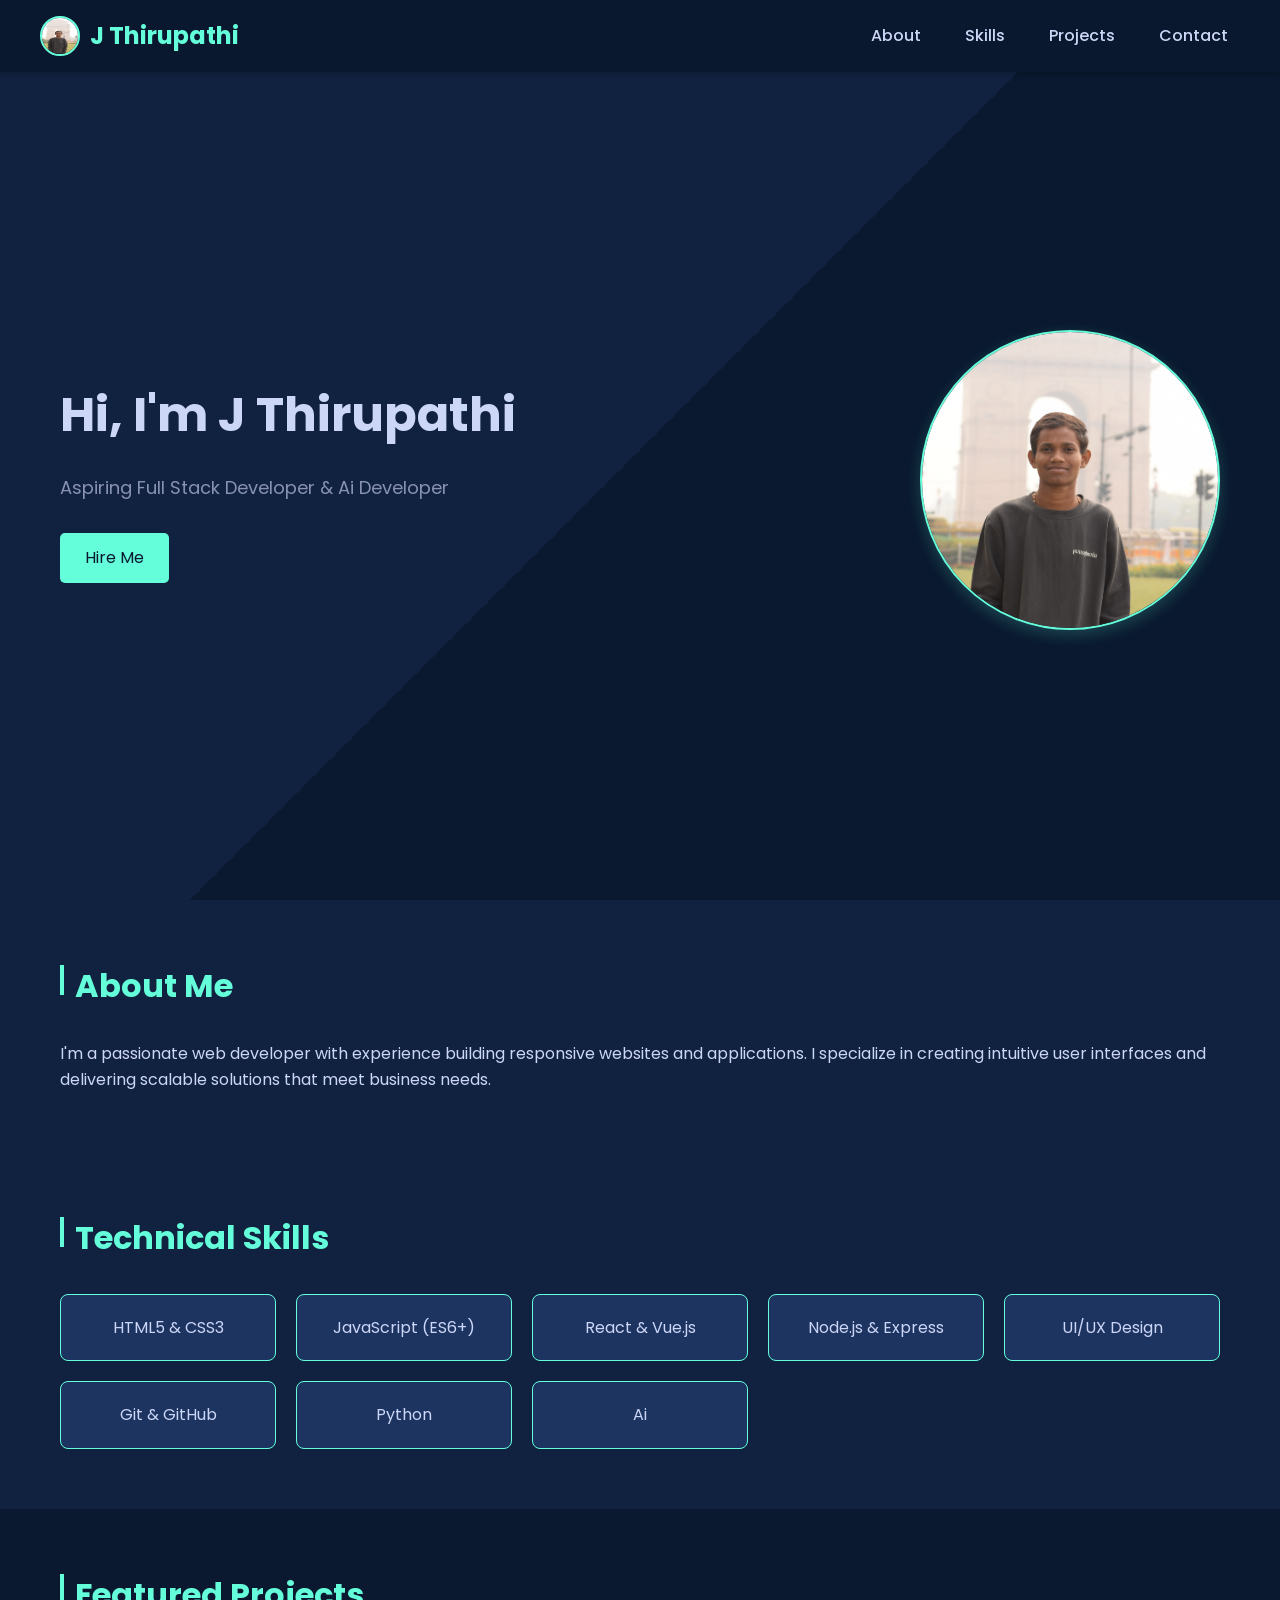
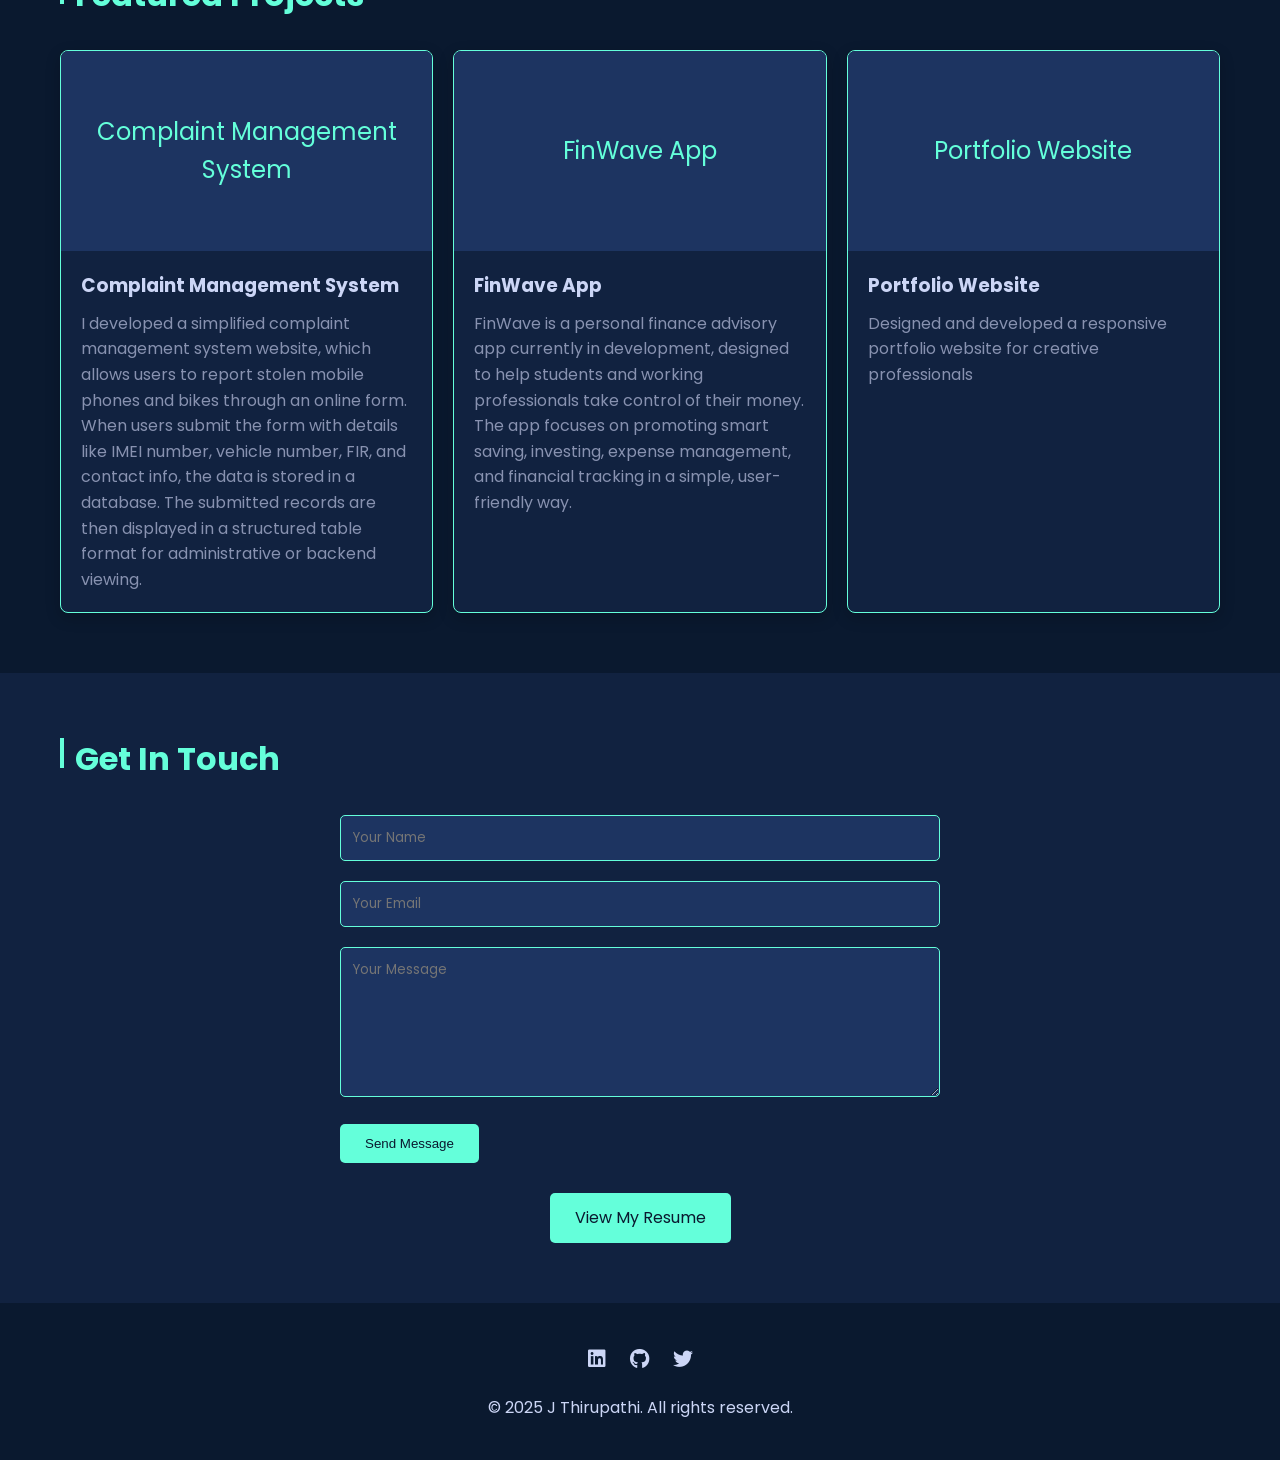
<file: index.html>
<!DOCTYPE html>
<html lang="en">
<head>
    <meta charset="UTF-8">
    <meta name="viewport" content="width=device-width, initial-scale=1.0">
    <title>My Portfolio</title>
    <link href="https://fonts.googleapis.com/css2?family=Poppins:wght@300;500;700&display=swap" rel="stylesheet">
    <link rel="stylesheet" href="https://cdnjs.cloudflare.com/ajax/libs/font-awesome/6.4.0/css/all.min.css">
    <style>
        * {
            margin: 0;
            padding: 0;
            box-sizing: border-box;
        }

        body {
            font-family: 'Poppins', sans-serif;
            background: #0a192f;
            color: #ccd6f6;
            line-height: 1.6;
        }

       
        header {
            background: rgba(10, 25, 47, 0.95);
            padding: 15px 20px;
            position: fixed;
            width: 100%;
            top: 0;
            box-shadow: 0 2px 5px rgba(0,0,0,0.2);
        }

        .navbar {
            display: flex;
            justify-content: space-between;
            align-items: center;
            max-width: 1200px;
            margin: 0 auto;
        }

        .logo {
            display: flex;
            align-items: center;
            gap: 10px;
        }

        .logo img {
            width: 40px;
            height: 40px;
            border-radius: 50%;
            border: 2px solid #64ffda;
        }

        .logo span {
            font-size: 24px;
            font-weight: bold;
            color: #64ffda;
        }

        .nav-links {
            display: flex;
            gap: 20px;
        }

        .nav-links a {
            text-decoration: none;
            color: #ccd6f6;
            font-weight: 500;
            padding: 8px 12px;
            border-radius: 5px;
            transition: 0.3s;
        }

        .nav-links a:hover {
            color: #64ffda;
            background: rgba(100, 255, 218, 0.1);
        }

 
        .hero {
            padding: 120px 20px 60px;
            background: linear-gradient(135deg, #112240 50%, #0a192f 50%);
            min-height: 100vh;
            display: flex;
            align-items: center;
            justify-content: space-between;
            width: 100%;
        }

        .hero-content {
            max-width: 600px;
        }

        .hero h1 {
            font-size: 48px;
            margin-bottom: 20px;
            color: #ccd6f6;
        }

        .hero p {
            font-size: 18px;
            margin-bottom: 30px;
            color: #8892b0;
        }

        .hero img {
            width: 300px;
            height: 300px;
            object-fit: cover;
            border-radius: 50%;
            box-shadow: 0 5px 15px rgba(100, 255, 218, 0.2);
            border: 2px solid #64ffda;
        }

   
        .about {
            padding: 60px 20px;
            background: #112240;
            width: 100%;
        }

        .section-title {
            font-size: 32px;
            margin-bottom: 30px;
            color: #64ffda;
            position: relative;
            padding-left: 15px;
        }

        .section-title::before {
            content: '';
            position: absolute;
            left: 0;
            top: 5px;
            width: 4px;
            height: 30px;
            background: #64ffda;
        }

     
        .skills-grid {
            display: grid;
            grid-template-columns: repeat(auto-fit, minmax(200px, 1fr));
            gap: 20px;
        }

        .skill-card {
            background: #1d3461;
            padding: 20px;
            border-radius: 8px;
            text-align: center;
            transition: 0.3s;
            border: 1px solid #64ffda;
        }

        .skill-card:hover {
            transform: translateY(-5px);
            box-shadow: 0 5px 15px rgba(100, 255, 218, 0.2);
        }

     
        .projects {
            padding: 60px 20px;
            background: #0a192f;
            width: 100%;
        }

        .project-grid {
            display: grid;
            grid-template-columns: repeat(auto-fit, minmax(300px, 1fr));
            gap: 20px;
        }

        .project-card {
            background: #112240;
            border-radius: 8px;
            overflow: hidden;
            box-shadow: 0 5px 15px rgba(0,0,0,0.2);
            transition: 0.3s;
            border: 1px solid #64ffda;
        }

        .project-image {
            width: 100%;
            height: 200px;
            background: #1d3461;
            display: flex;
            align-items: center;
            justify-content: center;
            color: #64ffda;
            font-size: 24px;
            text-align: center;
            padding: 20px;
        }

        .project-info {
            padding: 20px;
        }

        .project-info h3 {
            margin-bottom: 10px;
            color: #ccd6f6;
        }

        .project-info p {
            color: #8892b0;
        }

        .project-card:hover {
            transform: translateY(-5px);
        }

        /* Contact section */
        .contact {
            padding: 60px 20px;
            background: #112240;
            width: 100%;
        }

        .contact-form {
            max-width: 600px;
            margin: 0 auto;
        }

        .form-group {
            margin-bottom: 20px;
        }

        .form-group input,
        .form-group textarea {
            width: 100%;
            padding: 12px;
            border: 1px solid #64ffda;
            border-radius: 5px;
            font-family: inherit;
            background: #1d3461;
            color: #ccd6f6;
        }

        .form-group textarea {
            min-height: 150px;
            resize: vertical;
        }

        .submit-btn {
            background: #64ffda;
            color: #0a192f;
            padding: 12px 25px;
            border: none;
            border-radius: 5px;
            cursor: pointer;
            font-weight: 500;
            transition: 0.3s;
        }

        .submit-btn:hover {
            background: #4cd8b2;
            transform: translateY(-2px);
        }

        .resume-btn {
            display: inline-block;
            background: #64ffda;
            color: #0a192f;
            padding: 12px 25px;
            border-radius: 5px;
            text-decoration: none;
            transition: 0.3s;
        }

        .resume-btn:hover {
            background: #4cd8b2;
            transform: translateY(-2px);
        }

    
        .footer {
            padding: 40px 20px;
            background: #0a192f;
            color: #ccd6f6;
            text-align: center;
            width: 100%;
        }

        .socials {
            margin-bottom: 20px;
        }

        .socials a {
            color: #ccd6f6;
            margin: 0 10px;
            font-size: 20px;
            transition: 0.3s;
        }

        .socials a:hover {
            color: #64ffda;
        }

        .container {
            max-width: 1200px;
            margin: 0 auto;
            padding: 0 20px;
        }
    </style>
</head>
<body>
    <header>
        <nav class="navbar">
            <div class="logo">
                <img src="profile.jpg" alt="J Thirupathi">
                <span>J Thirupathi</span>
            </div>
            <div class="nav-links">
                <a href="#about">About</a>
                <a href="#skills">Skills</a>
                <a href="#projects">Projects</a>
                <a href="#contact">Contact</a>
            </div>
        </nav>
    </header>

    <section class="hero">
        <div class="container" style="display: flex; align-items: center; justify-content: space-between; width: 100%;">
            <div class="hero-content">
                <h1>Hi, I'm J Thirupathi</h1>
                <p>Aspiring Full Stack Developer & Ai Developer</p>
                <a href="#contact" class="resume-btn">Hire Me</a>
            </div>
            <img src="profile.jpg" alt="J Thirupathi">
        </div>
    </section>

    <section class="about" id="about">
        <div class="container">
            <h2 class="section-title">About Me</h2>
            <p>I'm a passionate web developer with experience building responsive websites and applications. I specialize in creating intuitive user interfaces and delivering scalable solutions that meet business needs.</p>
        </div>
    </section>

    <section class="about" id="skills">
        <div class="container">
            <h2 class="section-title">Technical Skills</h2>
            <div class="skills-grid">
                <div class="skill-card">HTML5 & CSS3</div>
                <div class="skill-card">JavaScript (ES6+)</div>
                <div class="skill-card">React & Vue.js</div>
                <div class="skill-card">Node.js & Express</div>
                <div class="skill-card">UI/UX Design</div>
                <div class="skill-card">Git & GitHub</div>
                <div class="skill-card">Python</div>
                <div class="skill-card">Ai</div>
            </div>
        </div>
    </section>

    <section class="projects" id="projects">
        <div class="container">
            <h2 class="section-title">Featured Projects</h2>
            <div class="project-grid">
                <div class="project-card">
                    <div class="project-image">
                        Complaint Management System
                    </div>
                    <div class="project-info">
                        <h3>Complaint Management System</h3>
                        <p>I developed a simplified complaint management system website, which allows users to report stolen mobile phones and bikes through an online form. When users submit the form with details like IMEI number, vehicle number, FIR, and contact info, the data is stored in a database. The submitted records are then displayed in a structured table format for administrative or backend viewing.</p>
                    </div>
                </div>
                <div class="project-card">
                    <div class="project-image">
                        FinWave App
                    </div>
                    <div class="project-info">
                        <h3>FinWave App</h3>
                        <p>FinWave is a personal finance advisory app currently in development, designed to help students and working professionals take control of their money. The app focuses on promoting smart saving, investing, expense management, and financial tracking in a simple, user-friendly way.</p>
                    </div>
                </div>
                <div class="project-card">
                    <div class="project-image">
                        Portfolio Website
                    </div>
                    <div class="project-info">
                        <h3>Portfolio Website</h3>
                        <p>Designed and developed a responsive portfolio website for creative professionals</p>
                    </div>
                </div>
            </div>
        </div>
    </section>

    <section class="contact" id="contact">
        <div class="container">
            <h2 class="section-title">Get In Touch</h2>
            <div class="contact-form">
                <form action="#" method="POST">
                    <div class="form-group">
                        <input type="text" name="name" placeholder="Your Name" required>
                    </div>
                    <div class="form-group">
                        <input type="email" name="email" placeholder="Your Email" required>
                    </div>
                    <div class="form-group">
                        <textarea name="message" placeholder="Your Message" required></textarea>
                    </div>
                    <button type="submit" class="submit-btn">Send Message</button>
                </form>
                <div style="text-align:center; margin-top:30px;">
                    <a href="thiruresume.pdf" target="_blank" class="resume-btn">View My Resume</a>
                </div>
            </div>
        </div>
    </section>

    <footer class="footer">
        <div class="container">
            <div class="socials">
                <a href="linkedin.com/in/thirupathi830"><i class="fab fa-linkedin"></i></a>
                <a href="#"><i class="fab fa-github"></i></a>
                <a href="#"><i class="fab fa-twitter"></i></a>
            </div>
            <p>&copy; 2025 J Thirupathi. All rights reserved.</p>
        </div>
    </footer>
</body>
</html>
</file>
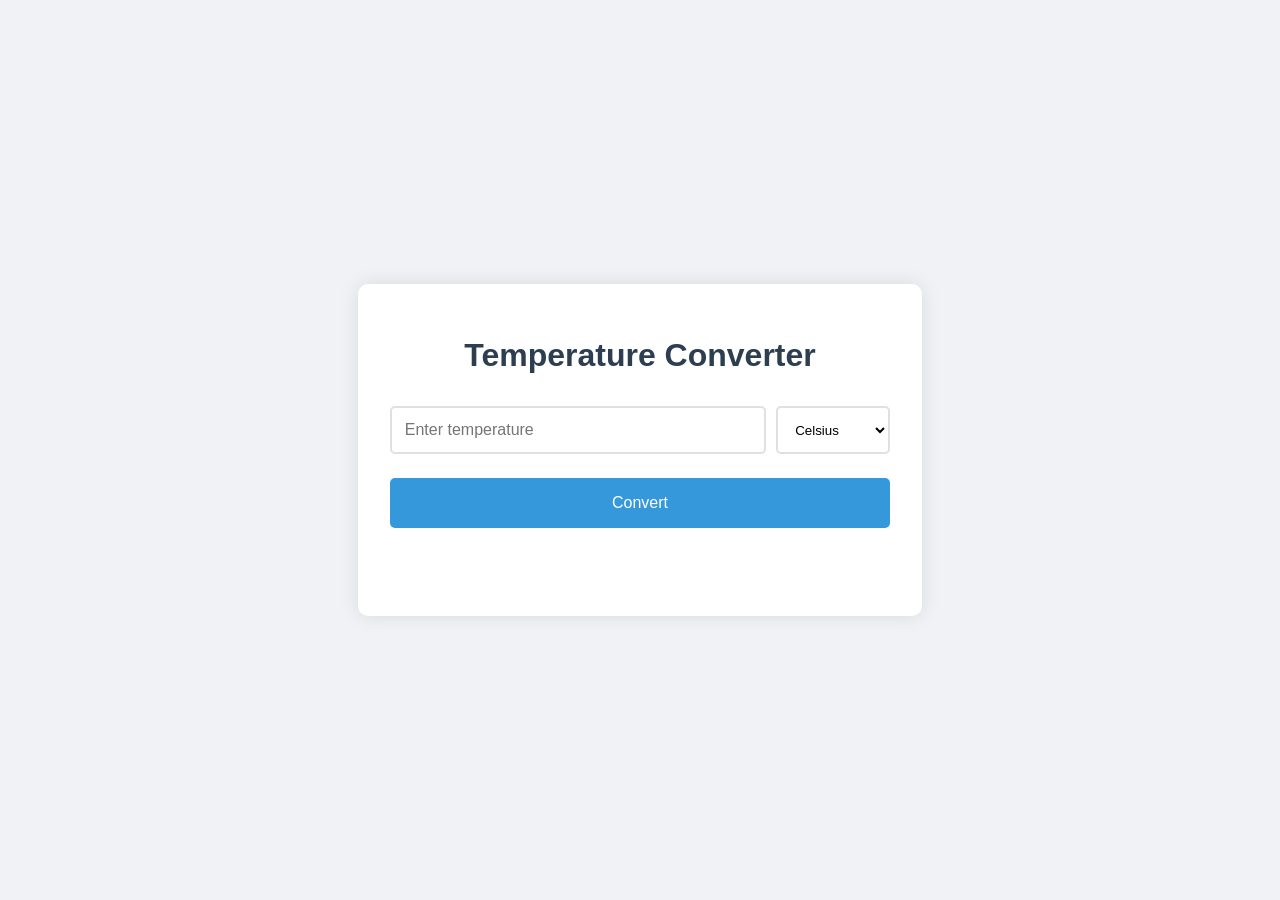
<file: index2.html>
<!DOCTYPE html>
<html lang="en">
<head>
    <meta charset="UTF-8">
    <meta name="viewport" content="width=device-width, initial-scale=1.0">
    <title>Temperature Converter</title>
    <link rel="stylesheet" href="style2.css">
</head>
<body>
    <div class="container">
        <h1>Temperature Converter</h1>
        
        <div class="input-group">
            <input type="number" id="tempInput" placeholder="Enter temperature">
            <select id="unitSelect">
                <option value="celsius">Celsius</option>
                <option value="fahrenheit">Fahrenheit</option>
                <option value="kelvin">Kelvin</option>
            </select>
        </div>
        
        <button onclick="convertTemperature()">Convert</button>
        
        <div id="result" class="result-container"></div>
    </div>

    <script src="script.js"></script>
</body>
</html>
</file>
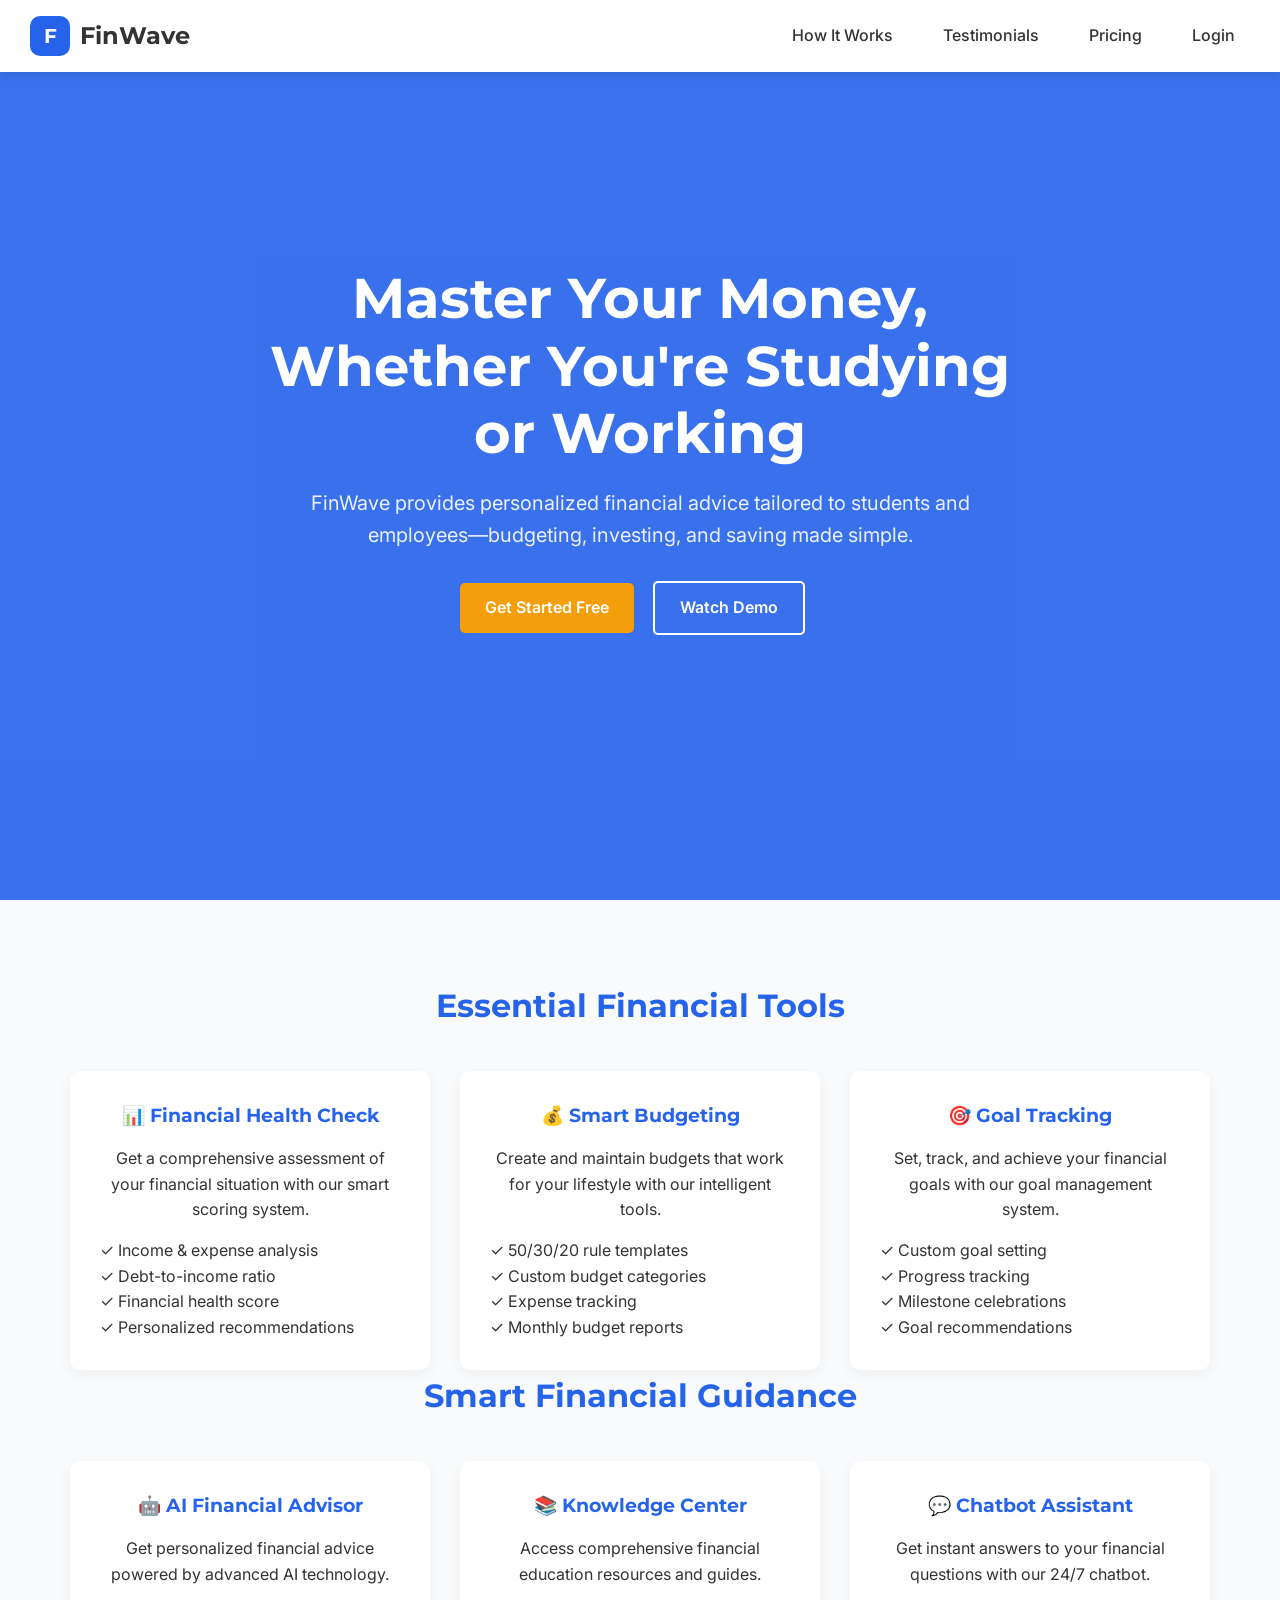
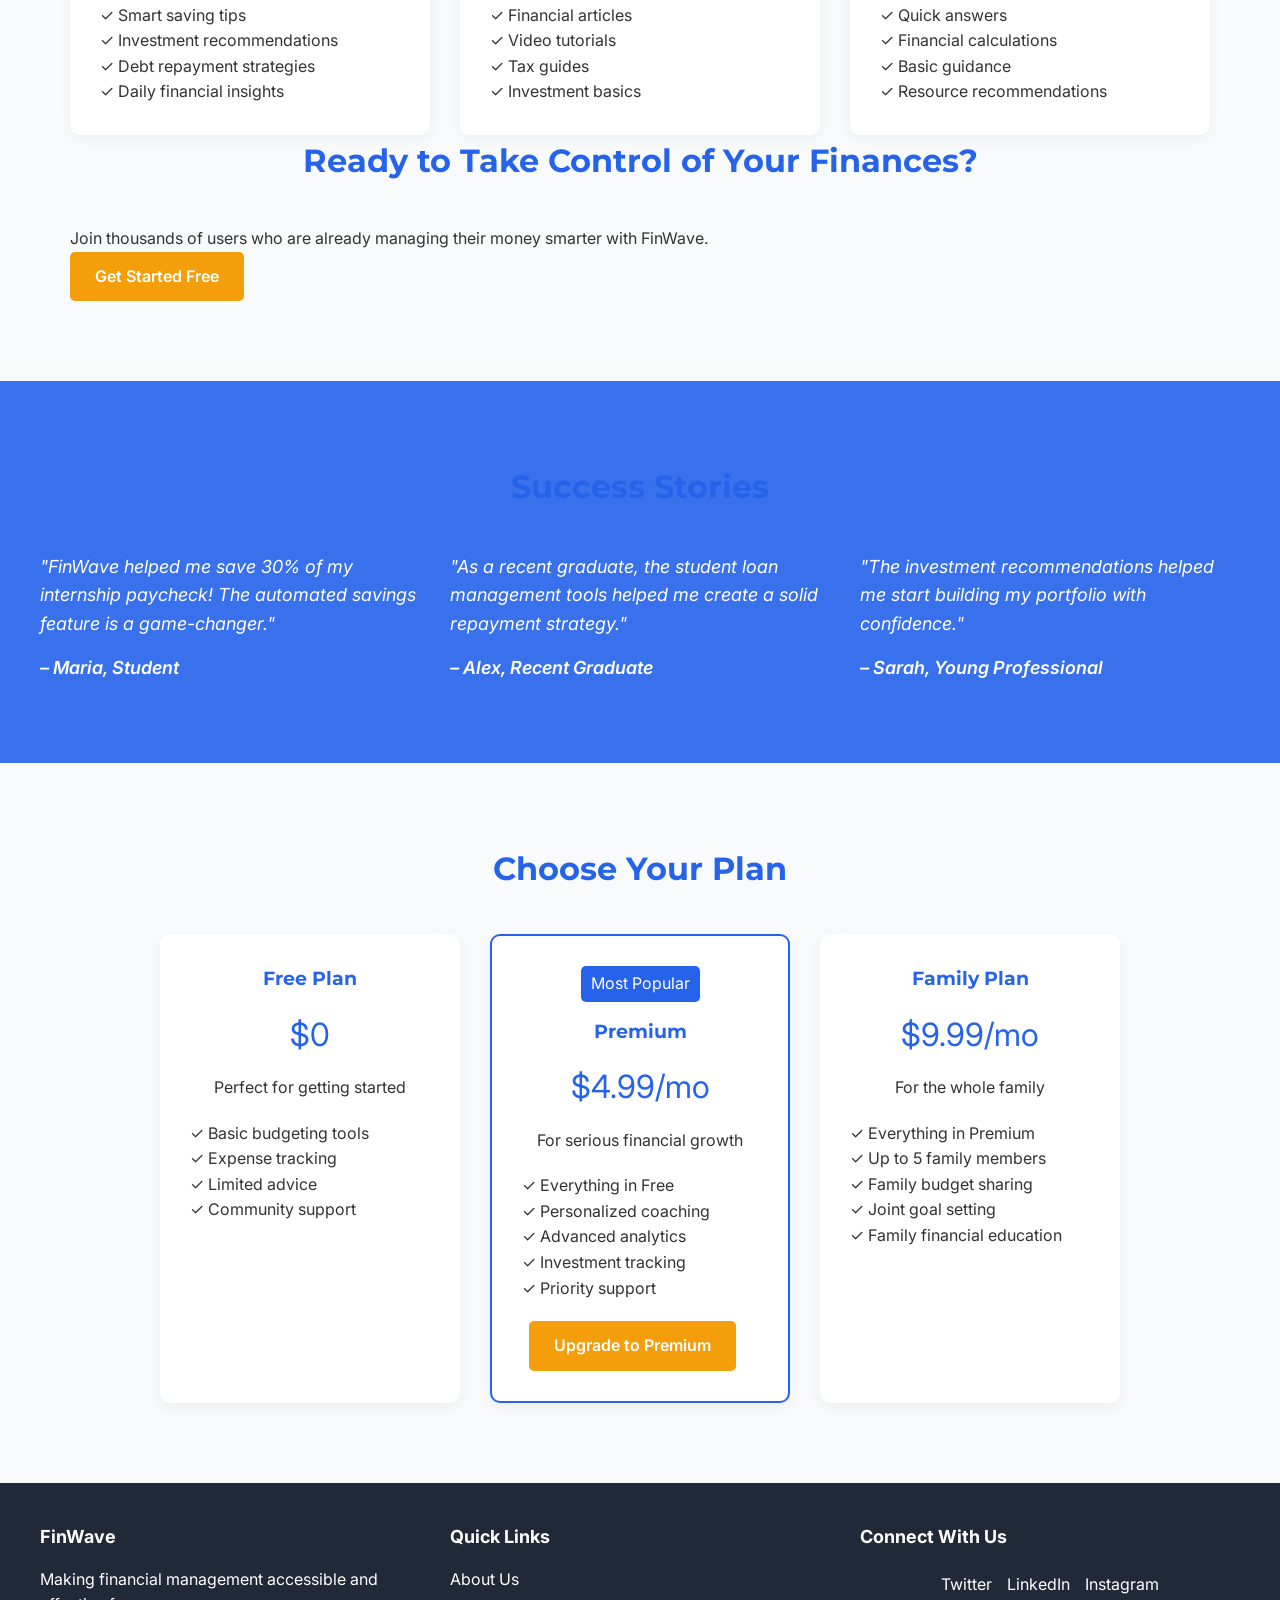
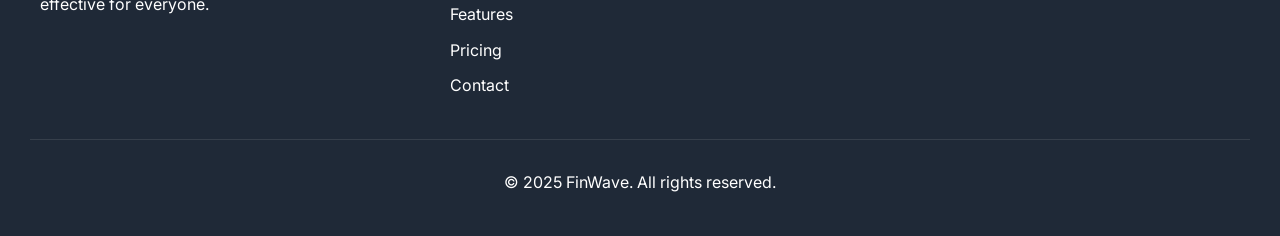
<file: landingpage.html>
<!DOCTYPE html>
<html lang="en">
<head>
  <meta charset="UTF-8" />
  <meta name="viewport" content="width=device-width, initial-scale=1.0"/>
  <title>FinWave - Finance Advice App</title>
  <link href="https://fonts.googleapis.com/css2?family=Montserrat:wght@400;500;600;700&family=Inter:wght@400;500;600&display=swap" rel="stylesheet">
  <link rel="stylesheet" href="index.css">
</head>
<body>

  <header class="header">
    <a href="#" class="logo">
      <span class="logo-icon">F</span> FinWave
    </a>
    <nav class="nav">
      <a href="#features" class="nav-link">How It Works</a>
      <a href="#testimonials" class="nav-link">Testimonials</a>
      <a href="#pricing" class="nav-link">Pricing</a>
      <a href="#" class="nav-link">Login</a>
    </nav>
  </header>

  <section class="hero">
    <div class="overlay"></div>
    <div class="hero-content">
      <h1 class="hero-title">Master Your Money, Whether You're Studying or Working</h1>
      <p class="hero-subtitle">FinWave provides personalized financial advice tailored to students and employees—budgeting, investing, and saving made simple.</p>
      <a href="#" class="btn btn-primary">Get Started Free</a>
      <a href="#" class="btn btn-outline">Watch Demo</a>
    </div>
  </section>


  <section id="features" class="section">
    <h2 class="section-title">Essential Financial Tools</h2>
    <div class="features-grid">
      <div class="feature-card">
        <h3 class="feature-title">📊 Financial Health Check</h3>
        <p>Get a comprehensive assessment of your financial situation with our smart scoring system.</p>
        <ul class="feature-list">
          <li>✓ Income & expense analysis</li>
          <li>✓ Debt-to-income ratio</li>
          <li>✓ Financial health score</li>
          <li>✓ Personalized recommendations</li>
        </ul>
      </div>
      <div class="feature-card">
        <h3 class="feature-title">💰 Smart Budgeting</h3>
        <p>Create and maintain budgets that work for your lifestyle with our intelligent tools.</p>
        <ul class="feature-list">
          <li>✓ 50/30/20 rule templates</li>
          <li>✓ Custom budget categories</li>
          <li>✓ Expense tracking</li>
          <li>✓ Monthly budget reports</li>
        </ul>
      </div>
      <div class="feature-card">
        <h3 class="feature-title">🎯 Goal Tracking</h3>
        <p>Set, track, and achieve your financial goals with our goal management system.</p>
        <ul class="feature-list">
          <li>✓ Custom goal setting</li>
          <li>✓ Progress tracking</li>
          <li>✓ Milestone celebrations</li>
          <li>✓ Goal recommendations</li>
        </ul>
      </div>
    </div>

    <h2 class="section-title">Smart Financial Guidance</h2>
    <div class="features-grid">
      <div class="feature-card">
        <h3 class="feature-title">🤖 AI Financial Advisor</h3>
        <p>Get personalized financial advice powered by advanced AI technology.</p>
        <ul class="feature-list">
          <li>✓ Smart saving tips</li>
          <li>✓ Investment recommendations</li>
          <li>✓ Debt repayment strategies</li>
          <li>✓ Daily financial insights</li>
        </ul>
      </div>
      <div class="feature-card">
        <h3 class="feature-title">📚 Knowledge Center</h3>
        <p>Access comprehensive financial education resources and guides.</p>
        <ul class="feature-list">
          <li>✓ Financial articles</li>
          <li>✓ Video tutorials</li>
          <li>✓ Tax guides</li>
          <li>✓ Investment basics</li>
        </ul>
      </div>
      <div class="feature-card">
        <h3 class="feature-title">💬 Chatbot Assistant</h3>
        <p>Get instant answers to your financial questions with our 24/7 chatbot.</p>
        <ul class="feature-list">
          <li>✓ Quick answers</li>
          <li>✓ Financial calculations</li>
          <li>✓ Basic guidance</li>
          <li>✓ Resource recommendations</li>
        </ul>
      </div>
    </div>

    <div class="section-cta">
      <h3 class="section-title">Ready to Take Control of Your Finances?</h3>
      <p>Join thousands of users who are already managing their money smarter with FinWave.</p>
      <a href="#" class="btn btn-primary">Get Started Free</a>
    </div>
  </section>

  <section class="testimonials">
    <h2 class="section-title">Success Stories</h2>
    <div class="testimonials-grid">
      <div class="testimonial">
        <p>"FinWave helped me save 30% of my internship paycheck! The automated savings feature is a game-changer."</p>
        <p class="testimonial-author">– Maria, Student</p>
      </div>
      <div class="testimonial">
        <p>"As a recent graduate, the student loan management tools helped me create a solid repayment strategy."</p>
        <p class="testimonial-author">– Alex, Recent Graduate</p>
      </div>
      <div class="testimonial">
        <p>"The investment recommendations helped me start building my portfolio with confidence."</p>
        <p class="testimonial-author">– Sarah, Young Professional</p>
      </div>
    </div>
  </section>

  
  <section id="pricing" class="section">
    <h2 class="section-title">Choose Your Plan</h2>
    <div class="pricing-grid">
      <div class="pricing-card">
        <h3 class="pricing-title">Free Plan</h3>
        <p class="pricing-price">$0</p>
        <p>Perfect for getting started</p>
        <ul class="pricing-features">
          <li>✓ Basic budgeting tools</li>
          <li>✓ Expense tracking</li>
          <li>✓ Limited advice</li>
          <li>✓ Community support</li>
        </ul>
        <a href="#" class="btn btn-outline">Sign Up Free</a>
      </div>
      <div class="pricing-card popular">
        <div class="popular-badge">Most Popular</div>
        <h3 class="pricing-title">Premium</h3>
        <p class="pricing-price">$4.99/mo</p>
        <p>For serious financial growth</p>
        <ul class="pricing-features">
          <li>✓ Everything in Free</li>
          <li>✓ Personalized coaching</li>
          <li>✓ Advanced analytics</li>
          <li>✓ Investment tracking</li>
          <li>✓ Priority support</li>
        </ul>
        <a href="#" class="btn btn-primary">Upgrade to Premium</a>
      </div>
      <div class="pricing-card">
        <h3 class="pricing-title">Family Plan</h3>
        <p class="pricing-price">$9.99/mo</p>
        <p>For the whole family</p>
        <ul class="pricing-features">
          <li>✓ Everything in Premium</li>
          <li>✓ Up to 5 family members</li>
          <li>✓ Family budget sharing</li>
          <li>✓ Joint goal setting</li>
          <li>✓ Family financial education</li>
        </ul>
        <a href="#" class="btn btn-outline">Get Family Plan</a>
      </div>
    </div>
  </section>


  <footer class="footer">
    <div class="footer-grid">
      <div>
        <h3 class="footer-title">FinWave</h3>
        <p>Making financial management accessible and effective for everyone.</p>
      </div>
      <div>
        <h3 class="footer-title">Quick Links</h3>
        <ul class="footer-links">
          <li><a href="#" class="footer-link">About Us</a></li>
          <li><a href="#" class="footer-link">Features</a></li>
          <li><a href="#" class="footer-link">Pricing</a></li>
          <li><a href="#" class="footer-link">Contact</a></li>
        </ul>
      </div>
      <div>
        <h3 class="footer-title">Connect With Us</h3>
        <div class="social-links">
          <a href="#" class="footer-link">Twitter</a>
          <a href="#" class="footer-link">LinkedIn</a>
          <a href="#" class="footer-link">Instagram</a>
        </div>
      </div>
    </div>
    <div class="footer-divider">
      <p>© 2025 FinWave. All rights reserved.</p>
    </div>
  </footer>
</body>
</html>
</file>
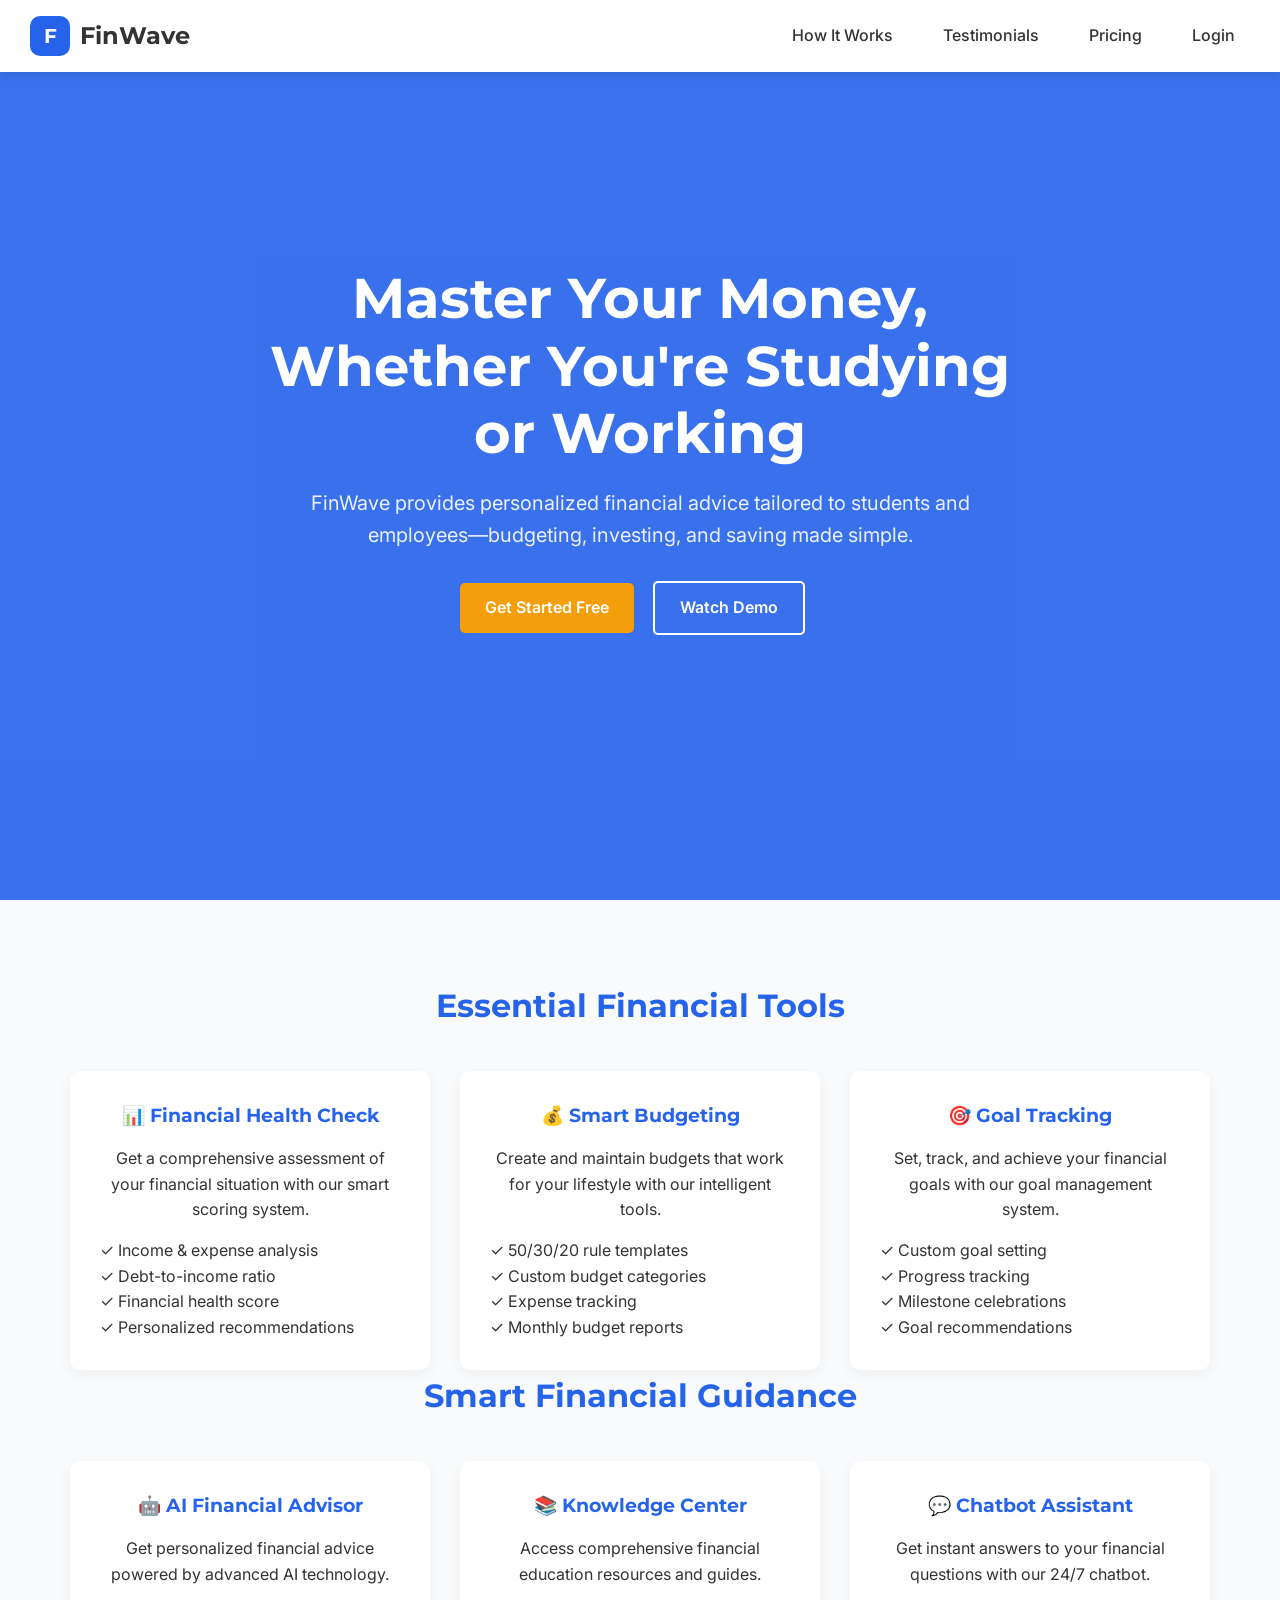
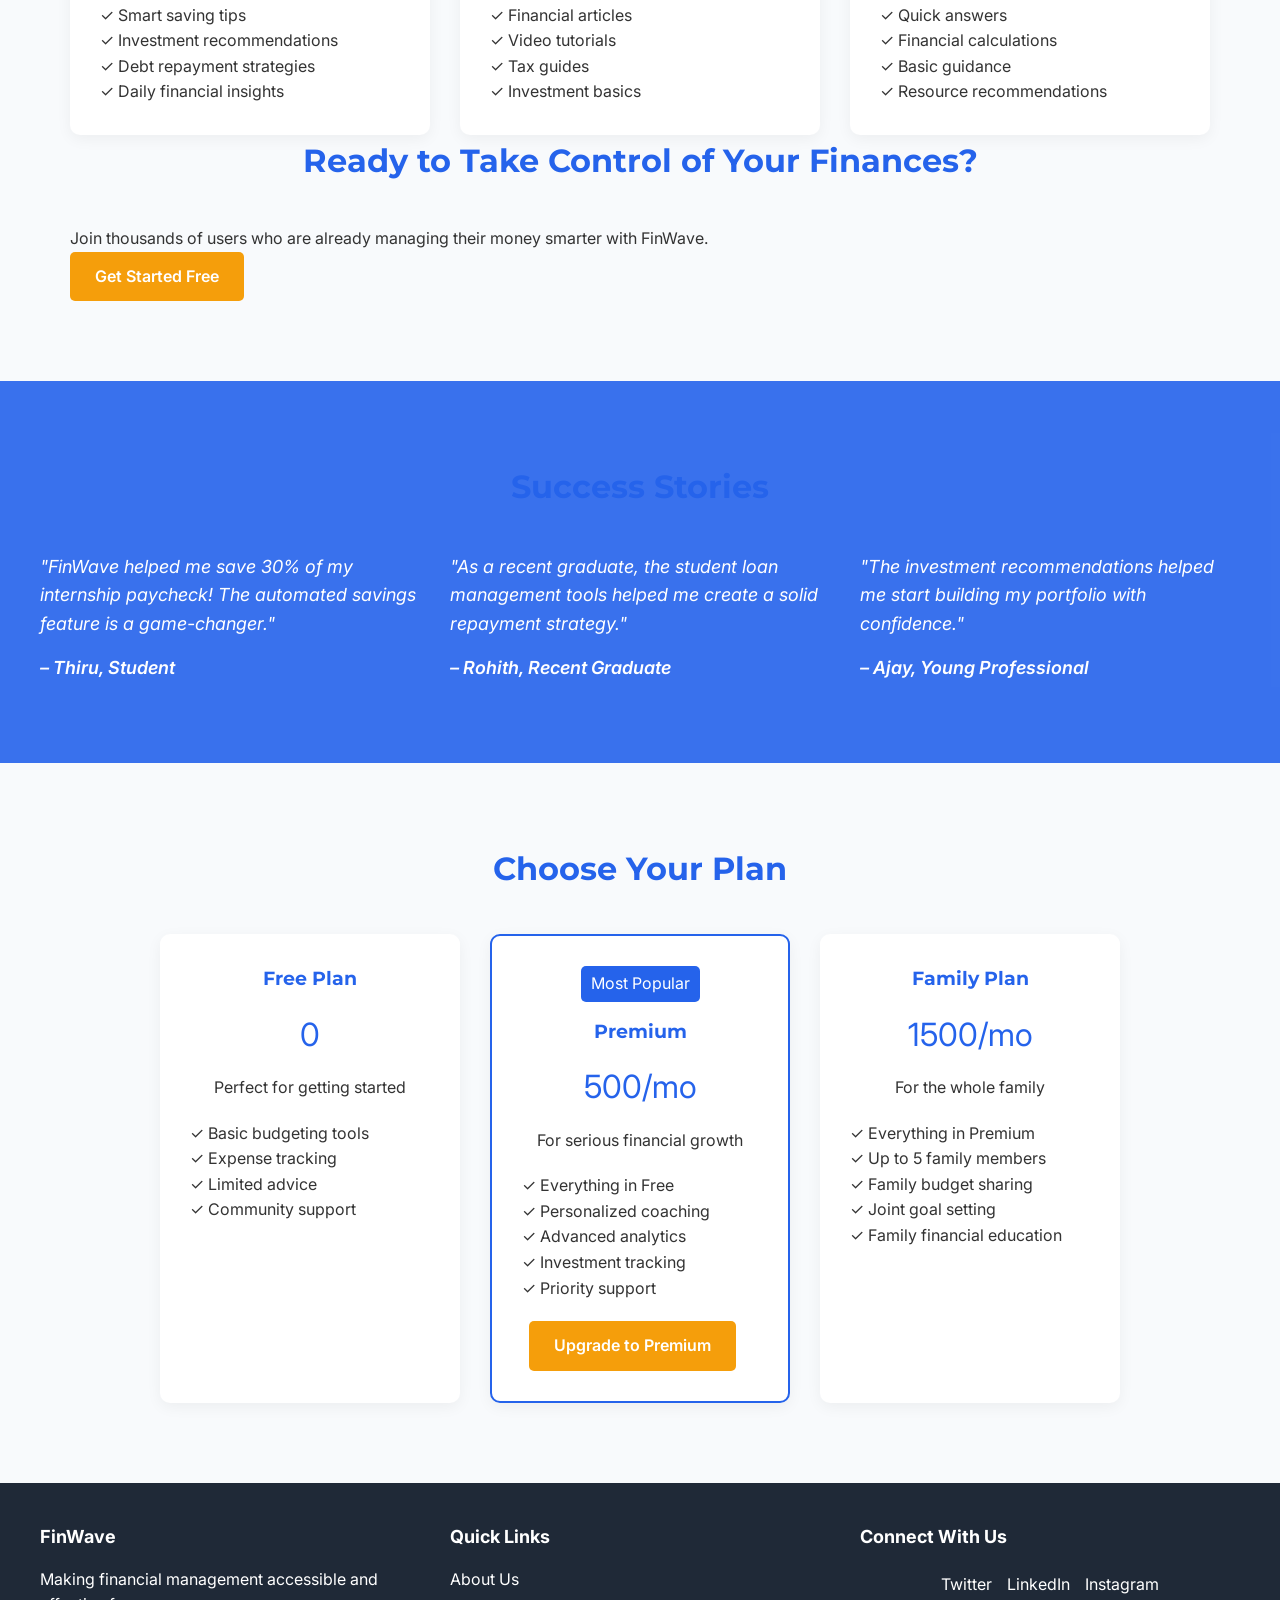
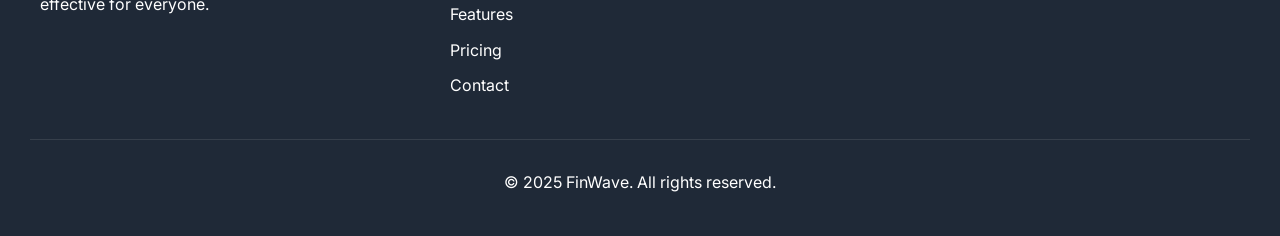
<file: task1.html>
<!DOCTYPE html>
<html lang="en">
<head>
  <meta charset="UTF-8" />
  <meta name="viewport" content="width=device-width, initial-scale=1.0"/>
  <title>FinWave - Finance Advice App</title>
  <link href="https://fonts.googleapis.com/css2?family=Montserrat:wght@400;500;600;700&family=Inter:wght@400;500;600&display=swap" rel="stylesheet">
  <link rel="stylesheet" href="task1.css">
</head>
<body>

  <header class="header">
    <a href="#" class="logo">
      <span class="logo-icon">F</span> FinWave
    </a>
    <nav class="nav">
      <a href="#features" class="nav-link">How It Works</a>
      <a href="#testimonials" class="nav-link">Testimonials</a>
      <a href="#pricing" class="nav-link">Pricing</a>
      <a href="#" class="nav-link">Login</a>
    </nav>
  </header>

  <section class="hero">
    <div class="overlay"></div>
    <div class="hero-content">
      <h1 class="hero-title">Master Your Money, Whether You're Studying or Working</h1>
      <p class="hero-subtitle">FinWave provides personalized financial advice tailored to students and employees—budgeting, investing, and saving made simple.</p>
      <a href="#" class="btn btn-primary">Get Started Free</a>
      <a href="#" class="btn btn-outline">Watch Demo</a>
    </div>
  </section>

  <section id="features" class="section">
    <h2 class="section-title">Essential Financial Tools</h2>
    <div class="features-grid">
      <div class="feature-card">
        <h3 class="feature-title">📊 Financial Health Check</h3>
        <p>Get a comprehensive assessment of your financial situation with our smart scoring system.</p>
        <ul class="feature-list">
          <li>✓ Income & expense analysis</li>
          <li>✓ Debt-to-income ratio</li>
          <li>✓ Financial health score</li>
          <li>✓ Personalized recommendations</li>
        </ul>
      </div>
      <div class="feature-card">
        <h3 class="feature-title">💰 Smart Budgeting</h3>
        <p>Create and maintain budgets that work for your lifestyle with our intelligent tools.</p>
        <ul class="feature-list">
          <li>✓ 50/30/20 rule templates</li>
          <li>✓ Custom budget categories</li>
          <li>✓ Expense tracking</li>
          <li>✓ Monthly budget reports</li>
        </ul>
      </div>
      <div class="feature-card">
        <h3 class="feature-title">🎯 Goal Tracking</h3>
        <p>Set, track, and achieve your financial goals with our goal management system.</p>
        <ul class="feature-list">
          <li>✓ Custom goal setting</li>
          <li>✓ Progress tracking</li>
          <li>✓ Milestone celebrations</li>
          <li>✓ Goal recommendations</li>
        </ul>
      </div>
    </div>

    <h2 class="section-title">Smart Financial Guidance</h2>
    <div class="features-grid">
      <div class="feature-card">
        <h3 class="feature-title">🤖 AI Financial Advisor</h3>
        <p>Get personalized financial advice powered by advanced AI technology.</p>
        <ul class="feature-list">
          <li>✓ Smart saving tips</li>
          <li>✓ Investment recommendations</li>
          <li>✓ Debt repayment strategies</li>
          <li>✓ Daily financial insights</li>
        </ul>
      </div>
      <div class="feature-card">
        <h3 class="feature-title">📚 Knowledge Center</h3>
        <p>Access comprehensive financial education resources and guides.</p>
        <ul class="feature-list">
          <li>✓ Financial articles</li>
          <li>✓ Video tutorials</li>
          <li>✓ Tax guides</li>
          <li>✓ Investment basics</li>
        </ul>
      </div>
      <div class="feature-card">
        <h3 class="feature-title">💬 Chatbot Assistant</h3>
        <p>Get instant answers to your financial questions with our 24/7 chatbot.</p>
        <ul class="feature-list">
          <li>✓ Quick answers</li>
          <li>✓ Financial calculations</li>
          <li>✓ Basic guidance</li>
          <li>✓ Resource recommendations</li>
        </ul>
      </div>
    </div>

    <div class="section-cta">
      <h3 class="section-title">Ready to Take Control of Your Finances?</h3>
      <p>Join thousands of users who are already managing their money smarter with FinWave.</p>
      <a href="#" class="btn btn-primary">Get Started Free</a>
    </div>
  </section>

  <section class="testimonials">
    <h2 class="section-title">Success Stories</h2>
    <div class="testimonials-grid">
      <div class="testimonial">
        <p>"FinWave helped me save 30% of my internship paycheck! The automated savings feature is a game-changer."</p>
        <p class="testimonial-author">– Thiru, Student</p>
      </div>
      <div class="testimonial">
        <p>"As a recent graduate, the student loan management tools helped me create a solid repayment strategy."</p>
        <p class="testimonial-author">– Rohith, Recent Graduate</p>
      </div>
      <div class="testimonial">
        <p>"The investment recommendations helped me start building my portfolio with confidence."</p>
        <p class="testimonial-author">– Ajay, Young Professional</p>
      </div>
    </div>
  </section>

  <section id="pricing" class="section">
    <h2 class="section-title">Choose Your Plan</h2>
    <div class="pricing-grid">
      <div class="pricing-card">
        <h3 class="pricing-title">Free Plan</h3>
        <p class="pricing-price">0</p>
        <p>Perfect for getting started</p>
        <ul class="pricing-features">
          <li>✓ Basic budgeting tools</li>
          <li>✓ Expense tracking</li>
          <li>✓ Limited advice</li>
          <li>✓ Community support</li>
        </ul>
        <a href="#" class="btn btn-outline">Sign Up Free</a>
      </div>
      <div class="pricing-card popular">
        <div class="popular-badge">Most Popular</div>
        <h3 class="pricing-title">Premium</h3>
        <p class="pricing-price">500/mo</p>
        <p>For serious financial growth</p>
        <ul class="pricing-features">
          <li>✓ Everything in Free</li>
          <li>✓ Personalized coaching</li>
          <li>✓ Advanced analytics</li>
          <li>✓ Investment tracking</li>
          <li>✓ Priority support</li>
        </ul>
        <a href="#" class="btn btn-primary">Upgrade to Premium</a>
      </div>
      <div class="pricing-card">
        <h3 class="pricing-title">Family Plan</h3>
        <p class="pricing-price">1500/mo</p>
        <p>For the whole family</p>
        <ul class="pricing-features">
          <li>✓ Everything in Premium</li>
          <li>✓ Up to 5 family members</li>
          <li>✓ Family budget sharing</li>
          <li>✓ Joint goal setting</li>
          <li>✓ Family financial education</li>
        </ul>
        <a href="#" class="btn btn-outline">Get Family Plan</a>
      </div>
    </div>
  </section>

  <footer class="footer">
    <div class="footer-grid">
      <div>
        <h3 class="footer-title">FinWave</h3>
        <p>Making financial management accessible and effective for everyone.</p>
      </div>
      <div>
        <h3 class="footer-title">Quick Links</h3>
        <ul class="footer-links">
          <li><a href="#" class="footer-link">About Us</a></li>
          <li><a href="#" class="footer-link">Features</a></li>
          <li><a href="#" class="footer-link">Pricing</a></li>
          <li><a href="#" class="footer-link">Contact</a></li>
        </ul>
      </div>
      <div>
        <h3 class="footer-title">Connect With Us</h3>
        <div class="social-links">
          <a href="#" class="footer-link">Twitter</a>
          <a href="#" class="footer-link">LinkedIn</a>
          <a href="#" class="footer-link">Instagram</a>
        </div>
      </div>
    </div>
    <div class="footer-divider">
      <p>© 2025 FinWave. All rights reserved.</p>
    </div>
  </footer>
</body>
</html>
</file>
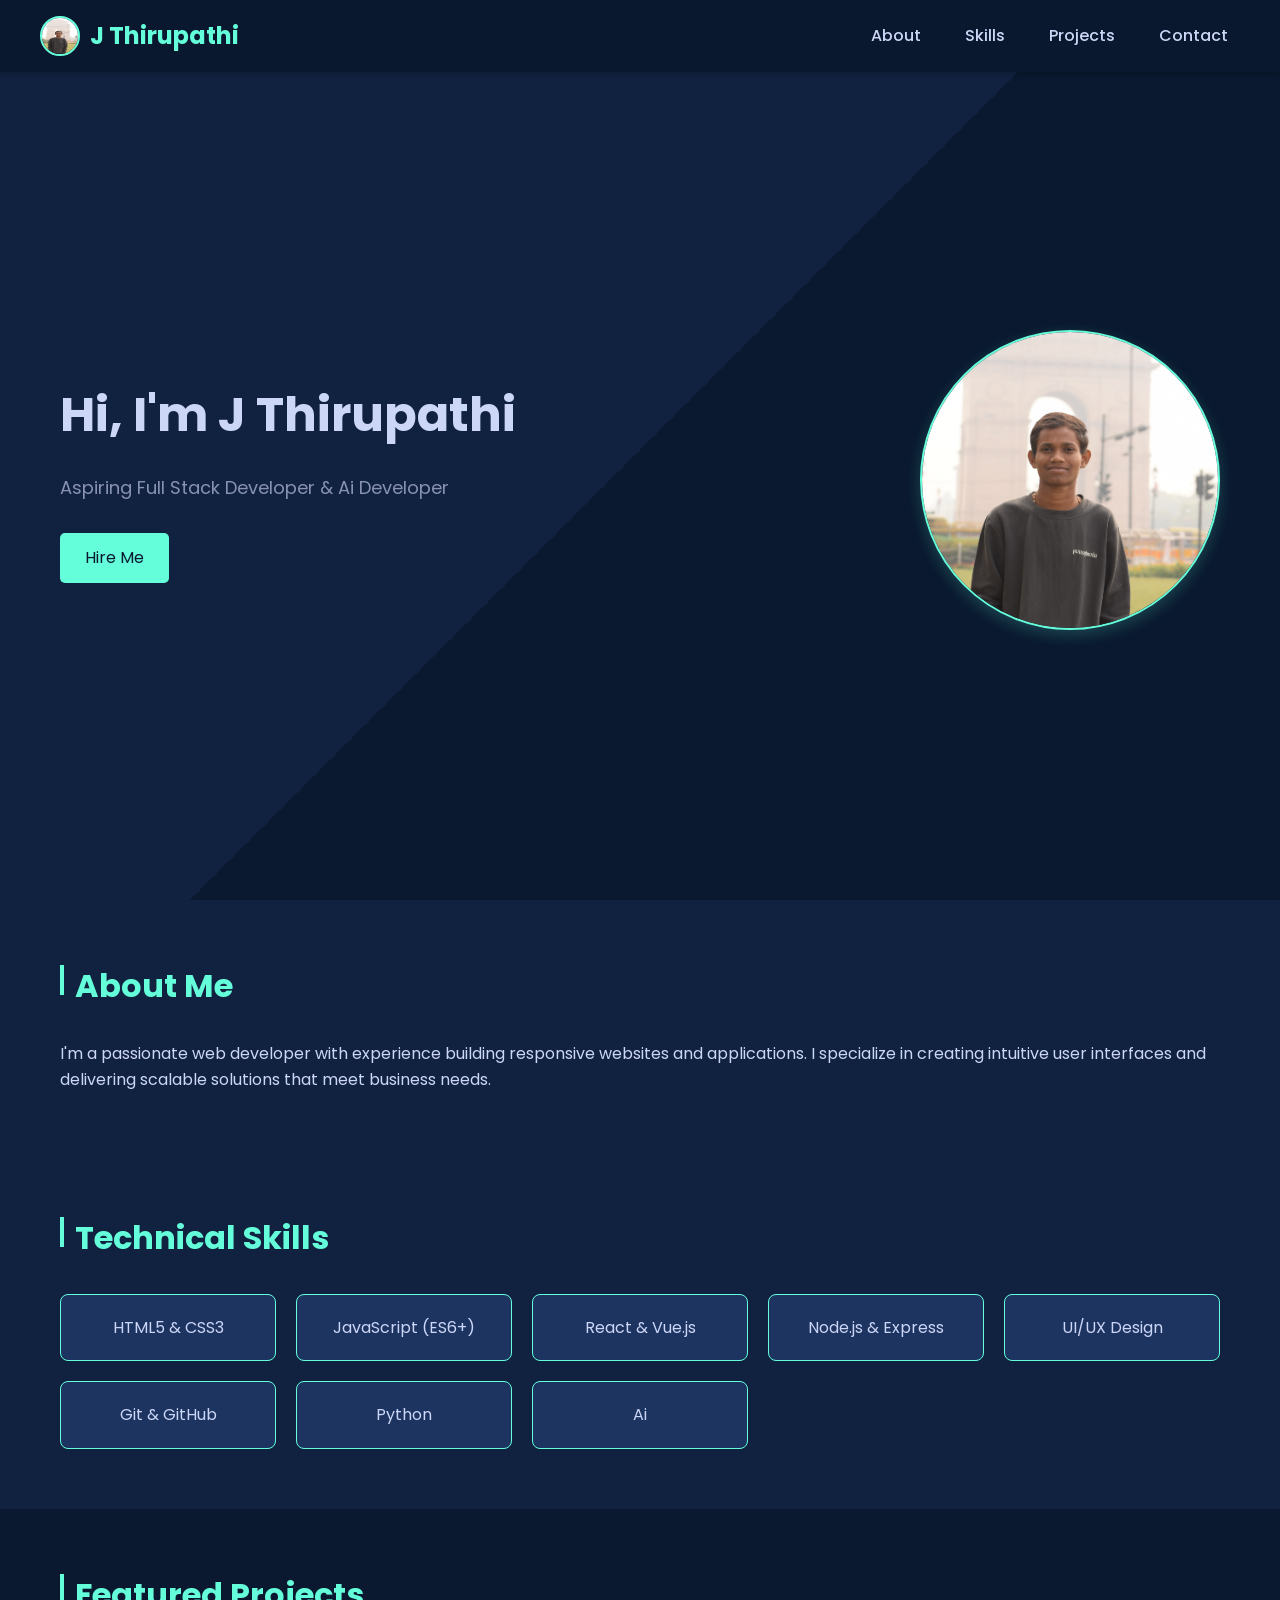
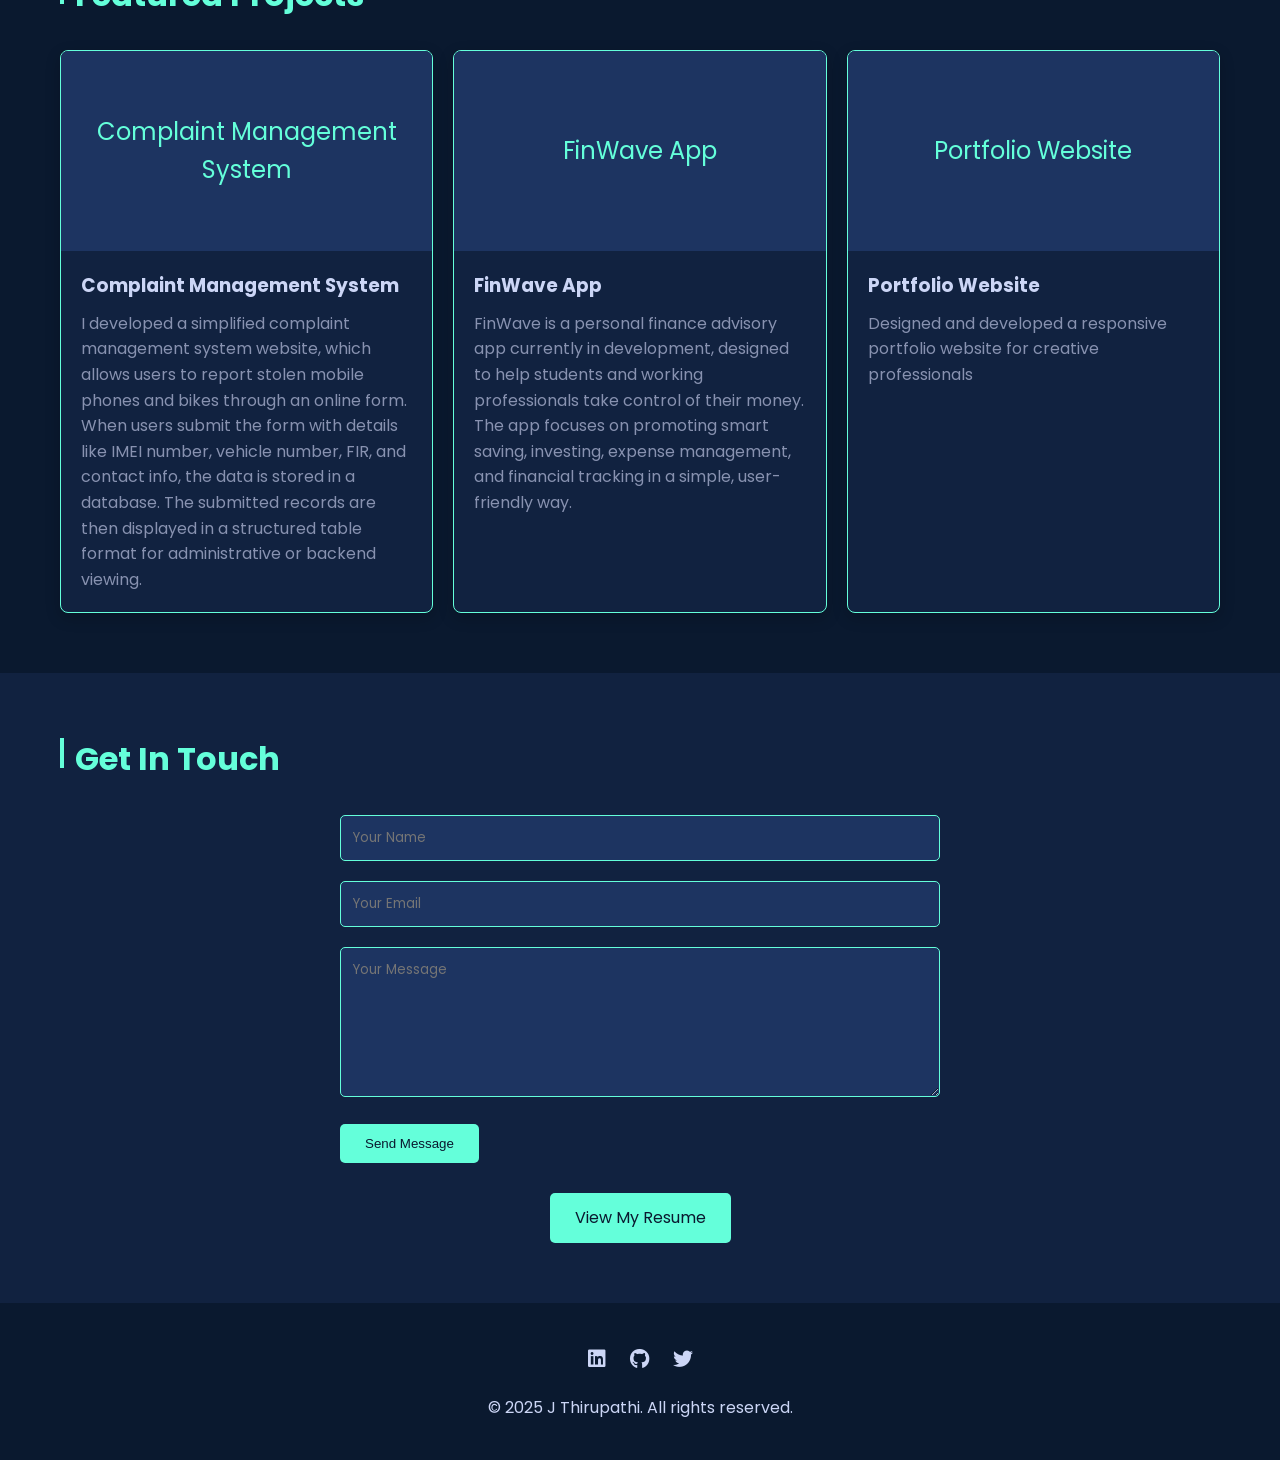
<file: task2.html>
<!DOCTYPE html>
<html lang="en">
<head>
    <meta charset="UTF-8">
    <meta name="viewport" content="width=device-width, initial-scale=1.0">
    <title>My Portfolio</title>
    <link href="https://fonts.googleapis.com/css2?family=Poppins:wght@300;500;700&display=swap" rel="stylesheet">
    <link rel="stylesheet" href="https://cdnjs.cloudflare.com/ajax/libs/font-awesome/6.4.0/css/all.min.css">
    <style>
        * {
            margin: 0;
            padding: 0;
            box-sizing: border-box;
        }

        body {
            font-family: 'Poppins', sans-serif;
            background: #0a192f;
            color: #ccd6f6;
            line-height: 1.6;
        }

        header {
            background: rgba(10, 25, 47, 0.95);
            padding: 15px 20px;
            position: fixed;
            width: 100%;
            top: 0;
            box-shadow: 0 2px 5px rgba(0,0,0,0.2);
        }

        .navbar {
            display: flex;
            justify-content: space-between;
            align-items: center;
            max-width: 1200px;
            margin: 0 auto;
        }

        .logo {
            display: flex;
            align-items: center;
            gap: 10px;
        }

        .logo img {
            width: 40px;
            height: 40px;
            border-radius: 50%;
            border: 2px solid #64ffda;
        }

        .logo span {
            font-size: 24px;
            font-weight: bold;
            color: #64ffda;
        }

        .nav-links {
            display: flex;
            gap: 20px;
        }

        .nav-links a {
            text-decoration: none;
            color: #ccd6f6;
            font-weight: 500;
            padding: 8px 12px;
            border-radius: 5px;
            transition: 0.3s;
        }

        .nav-links a:hover {
            color: #64ffda;
            background: rgba(100, 255, 218, 0.1);
        }

        .hero {
            padding: 120px 20px 60px;
            background: linear-gradient(135deg, #112240 50%, #0a192f 50%);
            min-height: 100vh;
            display: flex;
            align-items: center;
            justify-content: space-between;
            width: 100%;
        }

        .hero-content {
            max-width: 600px;
        }

        .hero h1 {
            font-size: 48px;
            margin-bottom: 20px;
            color: #ccd6f6;
        }

        .hero p {
            font-size: 18px;
            margin-bottom: 30px;
            color: #8892b0;
        }

        .hero img {
            width: 300px;
            height: 300px;
            object-fit: cover;
            border-radius: 50%;
            box-shadow: 0 5px 15px rgba(100, 255, 218, 0.2);
            border: 2px solid #64ffda;
        }

        .about {
            padding: 60px 20px;
            background: #112240;
            width: 100%;
        }

        .section-title {
            font-size: 32px;
            margin-bottom: 30px;
            color: #64ffda;
            position: relative;
            padding-left: 15px;
        }

        .section-title::before {
            content: '';
            position: absolute;
            left: 0;
            top: 5px;
            width: 4px;
            height: 30px;
            background: #64ffda;
        }

        .skills-grid {
            display: grid;
            grid-template-columns: repeat(auto-fit, minmax(200px, 1fr));
            gap: 20px;
        }

        .skill-card {
            background: #1d3461;
            padding: 20px;
            border-radius: 8px;
            text-align: center;
            transition: 0.3s;
            border: 1px solid #64ffda;
        }

        .skill-card:hover {
            transform: translateY(-5px);
            box-shadow: 0 5px 15px rgba(100, 255, 218, 0.2);
        }

        .projects {
            padding: 60px 20px;
            background: #0a192f;
            width: 100%;
        }

        .project-grid {
            display: grid;
            grid-template-columns: repeat(auto-fit, minmax(300px, 1fr));
            gap: 20px;
        }

        .project-card {
            background: #112240;
            border-radius: 8px;
            overflow: hidden;
            box-shadow: 0 5px 15px rgba(0,0,0,0.2);
            transition: 0.3s;
            border: 1px solid #64ffda;
        }

        .project-image {
            width: 100%;
            height: 200px;
            background: #1d3461;
            display: flex;
            align-items: center;
            justify-content: center;
            color: #64ffda;
            font-size: 24px;
            text-align: center;
            padding: 20px;
        }

        .project-info {
            padding: 20px;
        }

        .project-info h3 {
            margin-bottom: 10px;
            color: #ccd6f6;
        }

        .project-info p {
            color: #8892b0;
        }

        .project-card:hover {
            transform: translateY(-5px);
        }


        .contact {
            padding: 60px 20px;
            background: #112240;
            width: 100%;
        }

        .contact-form {
            max-width: 600px;
            margin: 0 auto;
        }

        .form-group {
            margin-bottom: 20px;
        }

        .form-group input,
        .form-group textarea {
            width: 100%;
            padding: 12px;
            border: 1px solid #64ffda;
            border-radius: 5px;
            font-family: inherit;
            background: #1d3461;
            color: #ccd6f6;
        }

        .form-group textarea {
            min-height: 150px;
            resize: vertical;
        }

        .submit-btn {
            background: #64ffda;
            color: #0a192f;
            padding: 12px 25px;
            border: none;
            border-radius: 5px;
            cursor: pointer;
            font-weight: 500;
            transition: 0.3s;
        }

        .submit-btn:hover {
            background: #4cd8b2;
            transform: translateY(-2px);
        }

        .resume-btn {
            display: inline-block;
            background: #64ffda;
            color: #0a192f;
            padding: 12px 25px;
            border-radius: 5px;
            text-decoration: none;
            transition: 0.3s;
        }

        .resume-btn:hover {
            background: #4cd8b2;
            transform: translateY(-2px);
        }

    
        .footer {
            padding: 40px 20px;
            background: #0a192f;
            color: #ccd6f6;
            text-align: center;
            width: 100%;
        }

        .socials {
            margin-bottom: 20px;
        }

        .socials a {
            color: #ccd6f6;
            margin: 0 10px;
            font-size: 20px;
            transition: 0.3s;
        }

        .socials a:hover {
            color: #64ffda;
        }


        .container {
            max-width: 1200px;
            margin: 0 auto;
            padding: 0 20px;
        }
    </style>
</head>
<body>
    <header>
        <nav class="navbar">
            <div class="logo">
                <img src="profile.jpg" alt="J Thirupathi">
                <span>J Thirupathi</span>
            </div>
            <div class="nav-links">
                <a href="#about">About</a>
                <a href="#skills">Skills</a>
                <a href="#projects">Projects</a>
                <a href="#contact">Contact</a>
            </div>
        </nav>
    </header>

    <section class="hero">
        <div class="container" style="display: flex; align-items: center; justify-content: space-between; width: 100%;">
            <div class="hero-content">
                <h1>Hi, I'm J Thirupathi</h1>
                <p>Aspiring Full Stack Developer & Ai Developer</p>
                <a href="#contact" class="resume-btn">Hire Me</a>
            </div>
            <img src="profile.jpg" alt="J Thirupathi">
        </div>
    </section>

    <section class="about" id="about">
        <div class="container">
            <h2 class="section-title">About Me</h2>
            <p>I'm a passionate web developer with experience building responsive websites and applications. I specialize in creating intuitive user interfaces and delivering scalable solutions that meet business needs.</p>
        </div>
    </section>

    <section class="about" id="skills">
        <div class="container">
            <h2 class="section-title">Technical Skills</h2>
            <div class="skills-grid">
                <div class="skill-card">HTML5 & CSS3</div>
                <div class="skill-card">JavaScript (ES6+)</div>
                <div class="skill-card">React & Vue.js</div>
                <div class="skill-card">Node.js & Express</div>
                <div class="skill-card">UI/UX Design</div>
                <div class="skill-card">Git & GitHub</div>
                <div class="skill-card">Python</div>
                <div class="skill-card">Ai</div>
            </div>
        </div>
    </section>

    <section class="projects" id="projects">
        <div class="container">
            <h2 class="section-title">Featured Projects</h2>
            <div class="project-grid">
                <div class="project-card">
                    <div class="project-image">
                        Complaint Management System
                    </div>
                    <div class="project-info">
                        <h3>Complaint Management System</h3>
                        <p>I developed a simplified complaint management system website, which allows users to report stolen mobile phones and bikes through an online form. When users submit the form with details like IMEI number, vehicle number, FIR, and contact info, the data is stored in a database. The submitted records are then displayed in a structured table format for administrative or backend viewing.</p>
                    </div>
                </div>
                <div class="project-card">
                    <div class="project-image">
                        FinWave App
                    </div>
                    <div class="project-info">
                        <h3>FinWave App</h3>
                        <p>FinWave is a personal finance advisory app currently in development, designed to help students and working professionals take control of their money. The app focuses on promoting smart saving, investing, expense management, and financial tracking in a simple, user-friendly way.</p>
                    </div>
                </div>
                <div class="project-card">
                    <div class="project-image">
                        Portfolio Website
                    </div>
                    <div class="project-info">
                        <h3>Portfolio Website</h3>
                        <p>Designed and developed a responsive portfolio website for creative professionals</p>
                    </div>
                </div>
            </div>
        </div>
    </section>

    <section class="contact" id="contact">
        <div class="container">
            <h2 class="section-title">Get In Touch</h2>
            <div class="contact-form">
                <form action="#" method="POST">
                    <div class="form-group">
                        <input type="text" name="name" placeholder="Your Name" required>
                    </div>
                    <div class="form-group">
                        <input type="email" name="email" placeholder="Your Email" required>
                    </div>
                    <div class="form-group">
                        <textarea name="message" placeholder="Your Message" required></textarea>
                    </div>
                    <button type="submit" class="submit-btn">Send Message</button>
                </form>
                <div style="text-align:center; margin-top:30px;">
                    <a href="thiruresume.pdf" target="_blank" class="resume-btn">View My Resume</a>
                </div>
            </div>
        </div>
    </section>

    <footer class="footer">
        <div class="container">
            <div class="socials">
                <a href="linkedin.com/in/thirupathi830"><i class="fab fa-linkedin"></i></a>
                <a href="#"><i class="fab fa-github"></i></a>
                <a href="#"><i class="fab fa-twitter"></i></a>
            </div>
            <p>&copy; 2025 J Thirupathi. All rights reserved.</p>
        </div>
    </footer>
</body>
</html>
</file>
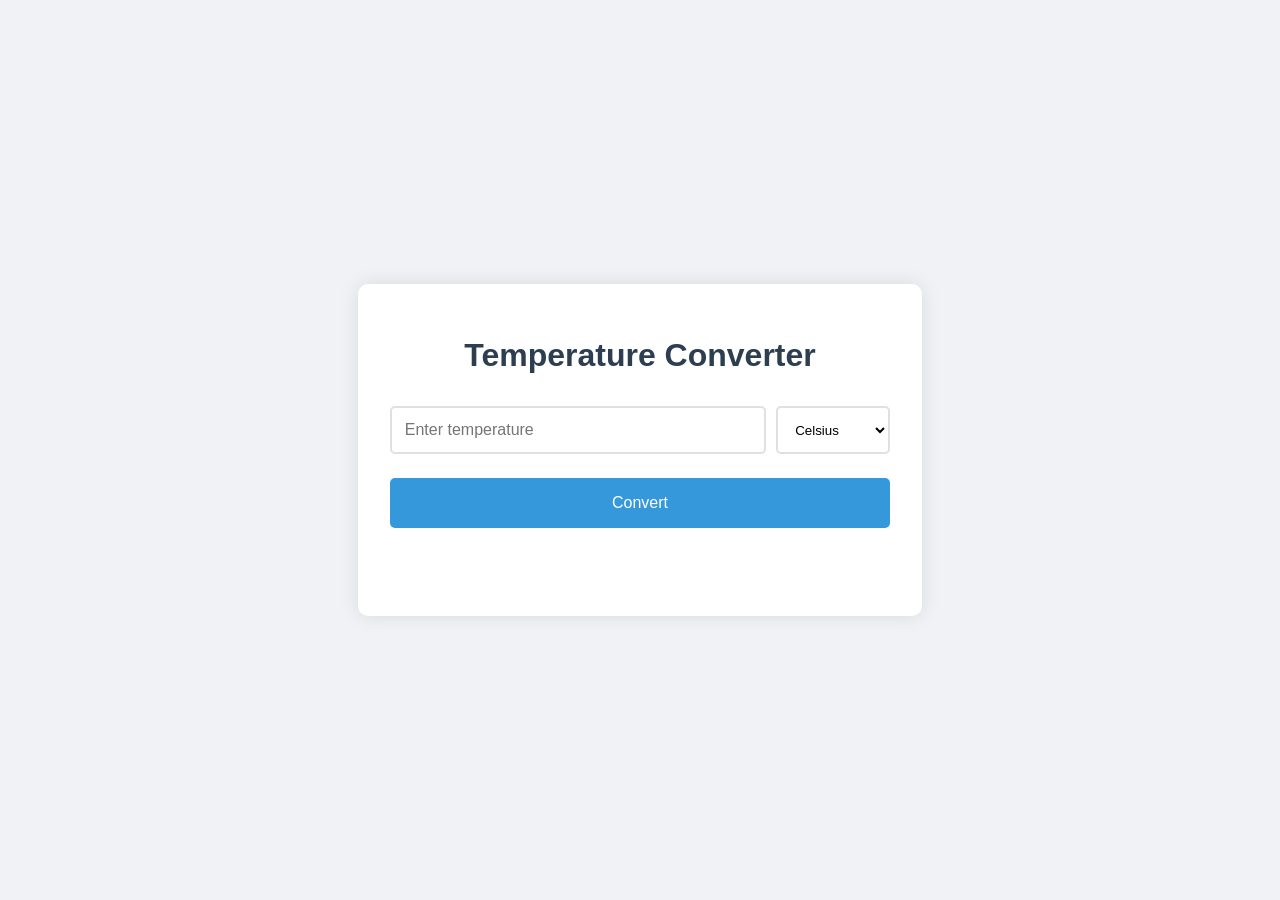
<file: task3.html>
<!DOCTYPE html>
<html lang="en">
<head>
    <meta charset="UTF-8">
    <meta name="viewport" content="width=device-width, initial-scale=1.0">
    <title>Temperature Converter</title>
    <link rel="stylesheet" href="task3.css">
</head>
<body>
    <div class="container">
        <h1>Temperature Converter</h1>
        
        <div class="input-group">
            <input type="number" id="tempInput" placeholder="Enter temperature">
            <select id="unitSelect">
                <option value="celsius">Celsius</option>
                <option value="fahrenheit">Fahrenheit</option>
                <option value="kelvin">Kelvin</option>
            </select>
        </div>
        
        <button onclick="convertTemperature()">Convert</button>
        
        <div id="result" class="result-container"></div>
    </div>

    <script src="task3.js"></script>
</body>
</html>
</file>
<file: style2.css>
body {
    font-family: 'Segoe UI', Tahoma, Geneva, Verdana, sans-serif;
    background: #f0f2f5;
    margin: 0;
    display: flex;
    justify-content: center;
    align-items: center;
    min-height: 100vh;
}

.container {
    background: white;
    padding: 2rem;
    border-radius: 10px;
    box-shadow: 0 0 20px rgba(0,0,0,0.1);
    width: 90%;
    max-width: 500px;
}

h1 {
    color: #2c3e50;
    text-align: center;
    margin-bottom: 2rem;
}

.input-group {
    display: flex;
    gap: 10px;
    margin-bottom: 1.5rem;
}

#tempInput {
    flex: 1;
    padding: 0.8rem;
    border: 2px solid #e0e0e0;
    border-radius: 5px;
    font-size: 1rem;
}

select {
    padding: 0.8rem;
    border: 2px solid #e0e0e0;
    border-radius: 5px;
    background: white;
    cursor: pointer;
}

button {
    width: 100%;
    padding: 1rem;
    background: #3498db;
    color: white;
    border: none;
    border-radius: 5px;
    font-size: 1rem;
    cursor: pointer;
    transition: background 0.3s ease;
}

button:hover {
    background: #2980b9;
}

.result-container {
    margin-top: 1.5rem;
    padding: 1rem;
    border-radius: 5px;
    text-align: center;
    font-size: 1.2rem;
}

.error {
    background: #e74c3c;
    color: white;
}

.success {
    background: #2ecc71;
    color: white;
}
</file>
<file: index.css>
* {
  margin: 0;
  padding: 0;
  box-sizing: border-box;
}

body {
  font-family: 'Inter', sans-serif;
  background: #f8fafc;
  color: #333;
  line-height: 1.6;
}


.header {
  background: white;
  padding: 15px 30px;
  display: flex;
  justify-content: space-between;
  align-items: center;
  position: fixed;
  top: 0;
  width: 100%;
  z-index: 1000;
  box-shadow: 0 2px 10px rgba(0,0,0,0.1);
}

.logo {
  display: flex;
  align-items: center;
  gap: 10px;
  font-weight: bold;
  font-size: 24px;
  color: #333;
  font-family: 'Montserrat', sans-serif;
  text-decoration: none;
}

.logo-icon {
  width: 40px;
  height: 40px;
  background: #2563eb;
  border-radius: 10px;
  color: white;
  text-align: center;
  font-weight: bold;
  font-size: 20px;
  line-height: 40px;
}


.nav {
  display: flex;
  align-items: center;
  gap: 20px;
}

.nav-link {
  text-decoration: none;
  color: #333;
  font-weight: 500;
  padding: 8px 15px;
  border-radius: 5px;
  transition: all 0.3s ease;
}

.nav-link:hover {
  color: #2563eb;
  background: #f0f7ff;
}


.hero {
  background: url('https://images.unsplash.com/photo-1611974789855-9c2a0a7236a3?auto=format&fit=crop&w=1920&q=80') no-repeat center center/cover;
  height: 100vh;
  display: flex;
  align-items: center;
  justify-content: center;
  position: relative;
}

.overlay {
  position: absolute;
  top: 0;
  left: 0;
  width: 100%;
  height: 100%;
  background: rgba(37, 99, 235, 0.9);
}

.hero-content {
  position: relative;
  text-align: center;
  max-width: 800px;
  padding: 30px;
  color: white;
}

.hero-title {
  font-family: 'Montserrat', sans-serif;
  font-size: 56px;
  font-weight: bold;
  margin-bottom: 20px;
  line-height: 1.2;
}

.hero-subtitle {
  font-size: 20px;
  margin-bottom: 30px;
  opacity: 0.9;
}

.btn {
  display: inline-block;
  padding: 12px 25px;
  margin-right: 15px;
  border-radius: 5px;
  font-weight: 600;
  text-decoration: none;
  transition: all 0.3s ease;
}

.btn-primary {
  background: #f59e0b;
  color: white;
  border: none;
}

.btn-primary:hover {
  background: #d97706;
  transform: translateY(-2px);
}

.btn-outline {
  border: 2px solid white;
  color: white;
  background: transparent;
}

.btn-outline:hover {
  background: rgba(255, 255, 255, 0.1);
}


.section {
  padding: 80px 30px;
  max-width: 1200px;
  margin: 0 auto;
}

.section-title {
  text-align: center;
  margin-bottom: 40px;
  font-family: 'Montserrat', sans-serif;
  color: #2563eb;
  font-size: 32px;
}


.features-grid {
  display: grid;
  grid-template-columns: repeat(auto-fit, minmax(300px, 1fr));
  gap: 30px;
  text-align: center;
}

.feature-card {
  background: white;
  padding: 30px;
  border-radius: 10px;
  box-shadow: 0 4px 15px rgba(0, 0, 0, 0.05);
  transition: transform 0.3s ease;
}

.feature-card:hover {
  transform: translateY(-5px);
}

.feature-title {
  font-family: 'Montserrat', sans-serif;
  margin-bottom: 15px;
  color: #2563eb;
}

.feature-list {
  text-align: left;
  margin-top: 15px;
  list-style: none;
}


.testimonials {
  background: url('https://images.unsplash.com/photo-1554224155-6726b3ff858f?auto=format&fit=crop&w=1920&q=80') no-repeat center center/cover;
  position: relative;
  color: white;
  padding: 80px 30px;
}

.testimonials::before {
  content: '';
  position: absolute;
  top: 0;
  left: 0;
  width: 100%;
  height: 100%;
  background: rgba(37, 99, 235, 0.9);
}

.testimonials-grid {
  display: grid;
  grid-template-columns: repeat(auto-fit, minmax(300px, 1fr));
  gap: 30px;
  max-width: 1200px;
  margin: 0 auto;
  position: relative;
}

.testimonial {
  position: relative;
  max-width: 600px;
  margin: 0 auto;
  font-style: italic;
  font-size: 18px;
}

.testimonial-author {
  margin-top: 15px;
  font-weight: 600;
}


.pricing-grid {
  display: flex;
  gap: 30px;
  justify-content: center;
  flex-wrap: wrap;
}

.pricing-card {
  background: white;
  padding: 30px;
  border-radius: 10px;
  width: 300px;
  text-align: center;
  box-shadow: 0 4px 15px rgba(0, 0, 0, 0.05);
  transition: transform 0.3s ease;
}

.pricing-card:hover {
  transform: translateY(-5px);
}

.pricing-card.popular {
  border: 2px solid #2563eb;
}

.popular-badge {
  background: #2563eb;
  color: white;
  padding: 5px 10px;
  border-radius: 5px;
  margin-bottom: 15px;
  display: inline-block;
}

.pricing-title {
  font-family: 'Montserrat', sans-serif;
  color: #2563eb;
  margin-bottom: 15px;
}

.pricing-price {
  font-size: 32px;
  margin: 15px 0;
  color: #2563eb;
}

.pricing-features {
  text-align: left;
  margin: 20px 0;
  list-style: none;
}


.footer {
  background: #1f2937;
  padding: 40px 30px;
  text-align: center;
  color: white;
}

.footer-grid {
  max-width: 1200px;
  margin: 0 auto;
  display: grid;
  grid-template-columns: repeat(auto-fit, minmax(250px, 1fr));
  gap: 30px;
  text-align: left;
}

.footer-title {
  margin-bottom: 15px;
  font-size: 18px;
}

.footer-links {
  list-style: none;
}

.footer-link {
  color: white;
  text-decoration: none;
  margin-bottom: 10px;
  display: block;
}

.social-links {
  display: flex;
  gap: 15px;
  justify-content: center;
  margin-top: 20px;
}

.footer-divider {
  margin-top: 30px;
  padding-top: 30px;
  border-top: 1px solid rgba(255,255,255,0.1);
}
@media (max-width: 768px) {
  .hero-title {
    font-size: 40px;
  }

  .nav {
    display: none;
  }

  .logo {
    font-size: 19px;
  }

  .btn {
    margin: 8px 0;
    display: block;
    width: 100%;
  }
}
</file>
<file: task1.css>
* {
  margin: 0;
  padding: 0;
  box-sizing: border-box;
}

body {
  font-family: 'Inter', sans-serif;
  background: #f8fafc;
  color: #333;
  line-height: 1.6;
}


.header {
  background: white;
  padding: 15px 30px;
  display: flex;
  justify-content: space-between;
  align-items: center;
  position: fixed;
  top: 0;
  width: 100%;
  z-index: 1000;
  box-shadow: 0 2px 10px rgba(0,0,0,0.1);
}


.logo {
  display: flex;
  align-items: center;
  gap: 10px;
  font-weight: bold;
  font-size: 24px;
  color: #333;
  font-family: 'Montserrat', sans-serif;
  text-decoration: none;
}

.logo-icon {
  width: 40px;
  height: 40px;
  background: #2563eb;
  border-radius: 10px;
  color: white;
  text-align: center;
  font-weight: bold;
  font-size: 20px;
  line-height: 40px;
}


.nav {
  display: flex;
  align-items: center;
  gap: 20px;
}

.nav-link {
  text-decoration: none;
  color: #333;
  font-weight: 500;
  padding: 8px 15px;
  border-radius: 5px;
  transition: all 0.3s ease;
}

.nav-link:hover {
  color: #2563eb;
  background: #f0f7ff;
}


.hero {
  background: url('https://images.unsplash.com/photo-1611974789855-9c2a0a7236a3?auto=format&fit=crop&w=1920&q=80') no-repeat center center/cover;
  height: 100vh;
  display: flex;
  align-items: center;
  justify-content: center;
  position: relative;
}

.overlay {
  position: absolute;
  top: 0;
  left: 0;
  width: 100%;
  height: 100%;
  background: rgba(37, 99, 235, 0.9);
}

.hero-content {
  position: relative;
  text-align: center;
  max-width: 800px;
  padding: 30px;
  color: white;
}

.hero-title {
  font-family: 'Montserrat', sans-serif;
  font-size: 56px;
  font-weight: bold;
  margin-bottom: 20px;
  line-height: 1.2;
}

.hero-subtitle {
  font-size: 20px;
  margin-bottom: 30px;
  opacity: 0.9;
}

.btn {
  display: inline-block;
  padding: 12px 25px;
  margin-right: 15px;
  border-radius: 5px;
  font-weight: 600;
  text-decoration: none;
  transition: all 0.3s ease;
}

.btn-primary {
  background: #f59e0b;
  color: white;
  border: none;
}

.btn-primary:hover {
  background: #d97706;
  transform: translateY(-2px);
}

.btn-outline {
  border: 2px solid white;
  color: white;
  background: transparent;
}

.btn-outline:hover {
  background: rgba(255, 255, 255, 0.1);
}


.section {
  padding: 80px 30px;
  max-width: 1200px;
  margin: 0 auto;
}

.section-title {
  text-align: center;
  margin-bottom: 40px;
  font-family: 'Montserrat', sans-serif;
  color: #2563eb;
  font-size: 32px;
}


.features-grid {
  display: grid;
  grid-template-columns: repeat(auto-fit, minmax(300px, 1fr));
  gap: 30px;
  text-align: center;
}

.feature-card {
  background: white;
  padding: 30px;
  border-radius: 10px;
  box-shadow: 0 4px 15px rgba(0, 0, 0, 0.05);
  transition: transform 0.3s ease;
}

.feature-card:hover {
  transform: translateY(-5px);
}

.feature-title {
  font-family: 'Montserrat', sans-serif;
  margin-bottom: 15px;
  color: #2563eb;
}

.feature-list {
  text-align: left;
  margin-top: 15px;
  list-style: none;
}

.testimonials {
  background: url('https://images.unsplash.com/photo-1554224155-6726b3ff858f?auto=format&fit=crop&w=1920&q=80') no-repeat center center/cover;
  position: relative;
  color: white;
  padding: 80px 30px;
}

.testimonials::before {
  content: '';
  position: absolute;
  top: 0;
  left: 0;
  width: 100%;
  height: 100%;
  background: rgba(37, 99, 235, 0.9);
}

.testimonials-grid {
  display: grid;
  grid-template-columns: repeat(auto-fit, minmax(300px, 1fr));
  gap: 30px;
  max-width: 1200px;
  margin: 0 auto;
  position: relative;
}

.testimonial {
  position: relative;
  max-width: 600px;
  margin: 0 auto;
  font-style: italic;
  font-size: 18px;
}

.testimonial-author {
  margin-top: 15px;
  font-weight: 600;
}

.pricing-grid {
  display: flex;
  gap: 30px;
  justify-content: center;
  flex-wrap: wrap;
}

.pricing-card {
  background: white;
  padding: 30px;
  border-radius: 10px;
  width: 300px;
  text-align: center;
  box-shadow: 0 4px 15px rgba(0, 0, 0, 0.05);
  transition: transform 0.3s ease;
}

.pricing-card:hover {
  transform: translateY(-5px);
}

.pricing-card.popular {
  border: 2px solid #2563eb;
}

.popular-badge {
  background: #2563eb;
  color: white;
  padding: 5px 10px;
  border-radius: 5px;
  margin-bottom: 15px;
  display: inline-block;
}

.pricing-title {
  font-family: 'Montserrat', sans-serif;
  color: #2563eb;
  margin-bottom: 15px;
}

.pricing-price {
  font-size: 32px;
  margin: 15px 0;
  color: #2563eb;
}

.pricing-features {
  text-align: left;
  margin: 20px 0;
  list-style: none;
}

.footer {
  background: #1f2937;
  padding: 40px 30px;
  text-align: center;
  color: white;
}

.footer-grid {
  max-width: 1200px;
  margin: 0 auto;
  display: grid;
  grid-template-columns: repeat(auto-fit, minmax(250px, 1fr));
  gap: 30px;
  text-align: left;
}

.footer-title {
  margin-bottom: 15px;
  font-size: 18px;
}

.footer-links {
  list-style: none;
}

.footer-link {
  color: white;
  text-decoration: none;
  margin-bottom: 10px;
  display: block;
}

.social-links {
  display: flex;
  gap: 15px;
  justify-content: center;
  margin-top: 20px;
}

.footer-divider {
  margin-top: 30px;
  padding-top: 30px;
  border-top: 1px solid rgba(255,255,255,0.1);
}

@media (max-width: 768px) {
  .hero-title {
    font-size: 40px;
  }

  .nav {
    display: none;
  }

  .logo {
    font-size: 19px;
  }

  .btn {
    margin: 8px 0;
    display: block;
    width: 100%;
  }
}
</file>
<file: task3.css>
body {
    font-family: 'Segoe UI', Tahoma, Geneva, Verdana, sans-serif;
    background: #f0f2f5;
    margin: 0;
    display: flex;
    justify-content: center;
    align-items: center;
    min-height: 100vh;
}

.container {
    background: white;
    padding: 2rem;
    border-radius: 10px;
    box-shadow: 0 0 20px rgba(0,0,0,0.1);
    width: 90%;
    max-width: 500px;
}

h1 {
    color: #2c3e50;
    text-align: center;
    margin-bottom: 2rem;
}

.input-group {
    display: flex;
    gap: 10px;
    margin-bottom: 1.5rem;
}

#tempInput {
    flex: 1;
    padding: 0.8rem;
    border: 2px solid #e0e0e0;
    border-radius: 5px;
    font-size: 1rem;
}

select {
    padding: 0.8rem;
    border: 2px solid #e0e0e0;
    border-radius: 5px;
    background: white;
    cursor: pointer;
}

button {
    width: 100%;
    padding: 1rem;
    background: #3498db;
    color: white;
    border: none;
    border-radius: 5px;
    font-size: 1rem;
    cursor: pointer;
    transition: background 0.3s ease;
}

button:hover {
    background: #2980b9;
}

.result-container {
    margin-top: 1.5rem;
    padding: 1rem;
    border-radius: 5px;
    text-align: center;
    font-size: 1.2rem;
}

.error {
    background: #e74c3c;
    color: white;
}

.success {
    background: #2ecc71;
    color: white;
}
</file>
